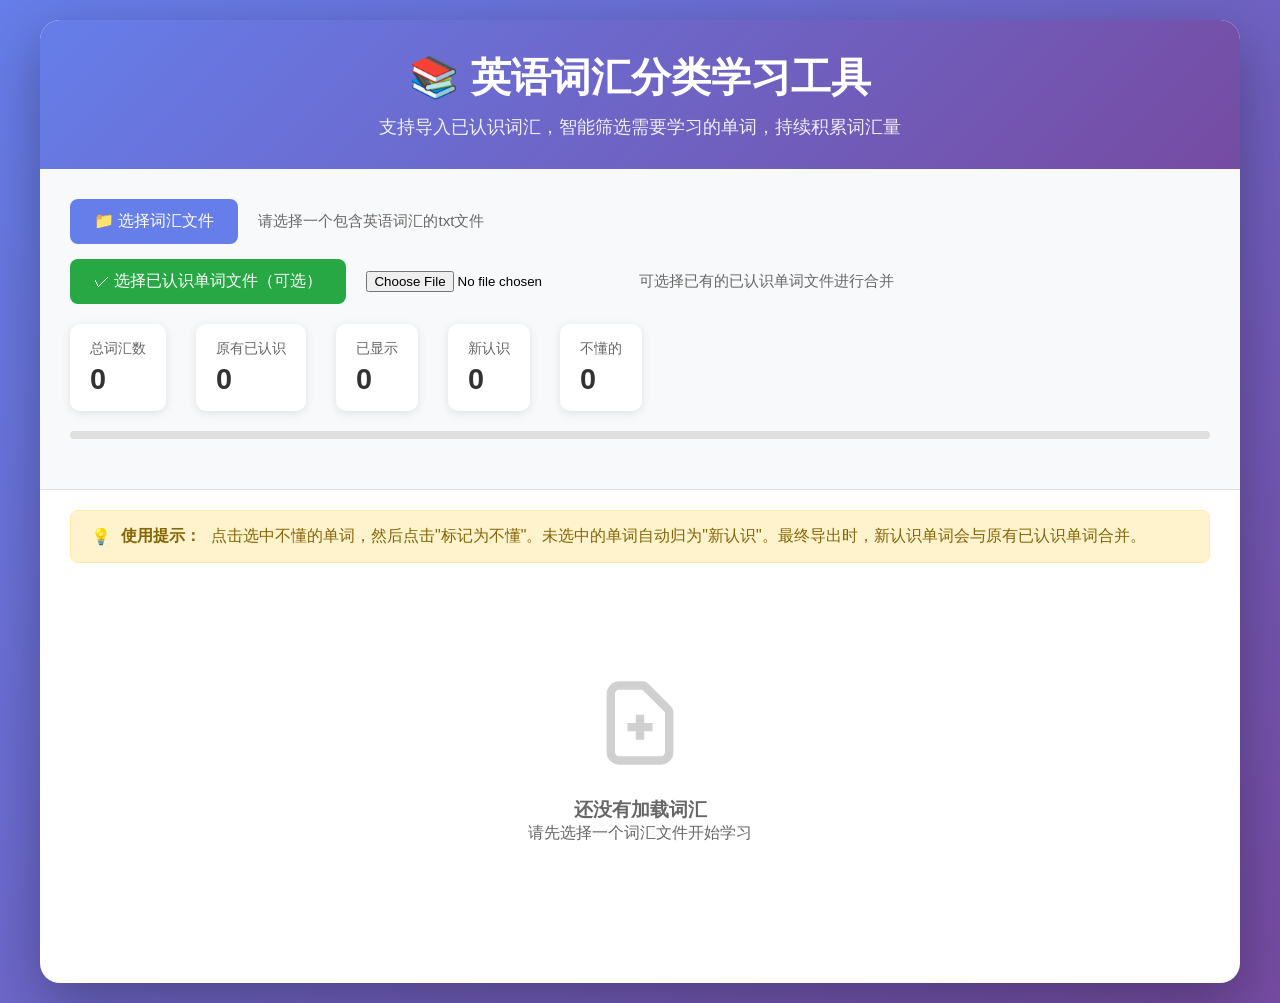
<file: index.html>
<!DOCTYPE html>
<html lang="zh-CN">
<head>
    <meta charset="UTF-8">
    <meta name="viewport" content="width=device-width, initial-scale=1.0">
    <title>英语词汇分类学习工具</title>
    <style>
        * {
            margin: 0;
            padding: 0;
            box-sizing: border-box;
        }
        
        body {
            font-family: 'Segoe UI', Tahoma, Geneva, Verdana, sans-serif;
            background: linear-gradient(135deg, #667eea 0%, #764ba2 100%);
            min-height: 100vh;
            padding: 20px;
        }
        
        .container {
            max-width: 1200px;
            margin: 0 auto;
            background: white;
            border-radius: 20px;
            box-shadow: 0 20px 60px rgba(0,0,0,0.3);
            overflow: hidden;
        }
        
        header {
            background: linear-gradient(135deg, #667eea 0%, #764ba2 100%);
            color: white;
            padding: 30px;
            text-align: center;
        }
        
        header h1 {
            font-size: 2.5em;
            margin-bottom: 10px;
        }
        
        header p {
            font-size: 1.1em;
            opacity: 0.9;
        }
        
        .upload-section {
            padding: 30px;
            background: #f8f9fa;
            border-bottom: 1px solid #e0e0e0;
        }
        
        .file-input-wrapper {
            display: flex;
            align-items: center;
            gap: 20px;
            flex-wrap: wrap;
        }
        
        .file-input-label {
            background: #667eea;
            color: white;
            padding: 12px 24px;
            border-radius: 8px;
            cursor: pointer;
            transition: all 0.3s ease;
            font-weight: 500;
        }
        
        .file-input-label:hover {
            background: #5a67d8;
            transform: translateY(-2px);
            box-shadow: 0 5px 15px rgba(102, 126, 234, 0.4);
        }
        
        #fileInput {
            display: none;
        }
        
        .file-info {
            color: #666;
            font-size: 0.95em;
        }
        
        .stats {
            display: flex;
            gap: 30px;
            margin-top: 20px;
            flex-wrap: wrap;
        }
        
        .stat-item {
            background: white;
            padding: 15px 20px;
            border-radius: 10px;
            box-shadow: 0 2px 10px rgba(0,0,0,0.1);
        }
        
        .stat-label {
            color: #666;
            font-size: 0.9em;
            margin-bottom: 5px;
        }
        
        .stat-value {
            font-size: 1.8em;
            font-weight: bold;
            color: #333;
        }
        
        .words-section {
            padding: 30px;
            min-height: 400px;
        }
        
        .words-grid {
            display: grid;
            grid-template-columns: repeat(auto-fill, minmax(200px, 1fr));
            gap: 15px;
            margin-bottom: 30px;
        }
        
        .word-card {
            background: white;
            border: 2px solid #e0e0e0;
            border-radius: 12px;
            padding: 20px;
            cursor: pointer;
            transition: all 0.3s ease;
            text-align: center;
            position: relative;
            overflow: hidden;
        }
        
        .word-card::before {
            content: '';
            position: absolute;
            top: 0;
            left: 0;
            right: 0;
            height: 4px;
            background: linear-gradient(90deg, #dc3545, #c82333);
            transform: scaleX(0);
            transition: transform 0.3s ease;
        }
        
        .word-card:hover {
            transform: translateY(-5px);
            box-shadow: 0 10px 25px rgba(0,0,0,0.15);
        }
        
        .word-card.selected {
            background: linear-gradient(135deg, #dc3545 0%, #c82333 100%);
            color: white;
            border-color: #dc3545;
        }
        
        .word-card.selected::before {
            transform: scaleX(1);
        }
        
        .word-text {
            font-size: 1.3em;
            font-weight: 600;
            margin-bottom: 8px;
        }
        
        .word-index {
            font-size: 0.85em;
            opacity: 0.7;
        }
        
        .controls {
            display: flex;
            gap: 15px;
            justify-content: center;
            flex-wrap: wrap;
            margin-top: 30px;
        }
        
        .btn {
            padding: 12px 30px;
            border: none;
            border-radius: 8px;
            font-size: 1em;
            font-weight: 500;
            cursor: pointer;
            transition: all 0.3s ease;
            display: flex;
            align-items: center;
            gap: 8px;
        }
        
        .btn-danger {
            background: linear-gradient(135deg, #dc3545 0%, #c82333 100%);
            color: white;
        }
        
        .btn-danger:hover {
            transform: translateY(-2px);
            box-shadow: 0 5px 15px rgba(220, 53, 69, 0.4);
        }
        
        .btn-success {
            background: #28a745;
            color: white;
        }
        
        .btn-success:hover {
            background: #218838;
            transform: translateY(-2px);
        }
        
        .btn-info {
            background: #17a2b8;
            color: white;
        }
        
        .btn-info:hover {
            background: #138496;
            transform: translateY(-2px);
        }
        
        .btn:disabled {
            opacity: 0.5;
            cursor: not-allowed;
            transform: none !important;
        }
        
        .progress-bar {
            width: 100%;
            height: 8px;
            background: #e0e0e0;
            border-radius: 4px;
            overflow: hidden;
            margin: 20px 0;
        }
        
        .progress-fill {
            height: 100%;
            background: linear-gradient(90deg, #667eea, #764ba2);
            transition: width 0.3s ease;
        }
        
        .message {
            padding: 15px 20px;
            border-radius: 8px;
            margin: 20px 30px;
            display: none;
            animation: slideIn 0.3s ease;
        }
        
        .message.success {
            background: #d4edda;
            color: #155724;
            border: 1px solid #c3e6cb;
        }
        
        .message.error {
            background: #f8d7da;
            color: #721c24;
            border: 1px solid #f5c6cb;
        }
        
        .message.show {
            display: block;
        }
        
        @keyframes slideIn {
            from {
                opacity: 0;
                transform: translateY(-10px);
            }
            to {
                opacity: 1;
                transform: translateY(0);
            }
        }
        
        .empty-state {
            text-align: center;
            padding: 60px 20px;
            color: #666;
        }
        
        .empty-state svg {
            width: 100px;
            height: 100px;
            margin-bottom: 20px;
            opacity: 0.3;
        }
        
        .instruction-hint {
            background: #fff3cd;
            color: #856404;
            padding: 15px 20px;
            border-radius: 8px;
            margin: 20px 30px;
            border: 1px solid #ffeaa7;
            display: flex;
            align-items: center;
            gap: 10px;
        }
        
        .instruction-hint.hide {
            display: none;
        }
        
        @media (max-width: 768px) {
            .words-grid {
                grid-template-columns: repeat(auto-fill, minmax(150px, 1fr));
            }
            
            header h1 {
                font-size: 2em;
            }
            
            .controls {
                flex-direction: column;
            }
            
            .btn {
                width: 100%;
                justify-content: center;
            }
        }
    </style>
</head>
<body>
    <div class="container">
        <header>
            <h1>📚 英语词汇分类学习工具</h1>
            <p>支持导入已认识词汇，智能筛选需要学习的单词，持续积累词汇量</p>
        </header>
        
        <div class="upload-section">
            <div class="file-input-wrapper">
                <label for="fileInput" class="file-input-label">
                    📁 选择词汇文件
                </label>
                <input type="file" id="fileInput" accept=".txt">
                <span class="file-info" id="fileInfo">请选择一个包含英语词汇的txt文件</span>
            </div>

            <div class="file-input-wrapper" style="margin-top: 15px;">
                <label for="knownWordsInput" class="file-input-label" style="background: #28a745;">
                    ✓ 选择已认识单词文件（可选）
                </label>
                <input type="file" id="knownWordsInput" accept=".txt">
                <span class="file-info" id="knownWordsInfo">可选择已有的已认识单词文件进行合并</span>
            </div>
            
            <div class="stats">
                <div class="stat-item">
                    <div class="stat-label">总词汇数</div>
                    <div class="stat-value" id="totalWords">0</div>
                </div>
                <div class="stat-item">
                    <div class="stat-label">原有已认识</div>
                    <div class="stat-value" id="existingKnownWords">0</div>
                </div>
                <div class="stat-item">
                    <div class="stat-label">已显示</div>
                    <div class="stat-value" id="displayedWords">0</div>
                </div>
                <div class="stat-item">
                    <div class="stat-label">新认识</div>
                    <div class="stat-value" id="newKnownWords">0</div>
                </div>
                <div class="stat-item">
                    <div class="stat-label">不懂的</div>
                    <div class="stat-value" id="unknownWords">0</div>
                </div>
            </div>
            
            <div class="progress-bar">
                <div class="progress-fill" id="progressFill" style="width: 0%"></div>
            </div>
        </div>
        
        <div class="instruction-hint" id="instructionHint">
            💡 <strong>使用提示：</strong>点击选中不懂的单词，然后点击"标记为不懂"。未选中的单词自动归为"新认识"。最终导出时，新认识单词会与原有已认识单词合并。
        </div>
        
        <div class="message" id="message"></div>
        
        <div class="words-section" id="wordsSection">
            <div class="empty-state" id="emptyState">
                <svg viewBox="0 0 24 24" fill="none" stroke="currentColor" stroke-width="2">
                    <path d="M9 13h6m-3-3v6m5 5H7a2 2 0 01-2-2V5a2 2 0 012-2h5.586a1 1 0 01.707.293l5.414 5.414a1 1 0 01.293.707V19a2 2 0 01-2 2z"/>
                </svg>
                <h3>还没有加载词汇</h3>
                <p>请先选择一个词汇文件开始学习</p>
            </div>
            
            <div class="words-grid" id="wordsGrid" style="display: none;"></div>
            
            <div class="controls" id="controls" style="display: none;">
                <button class="btn btn-danger" id="markUnknown">
                    ✗ 标记为不懂
                </button>
                <button class="btn btn-success" id="nextBatch">
                    → 下一组
                </button>
                <button class="btn btn-info" id="exportNow">
                    💾 立即导出文件
                </button>
            </div>
        </div>
    </div>

    <script>
        class VocabularyClassifier {
            constructor() {
                this.allWords = [];
                this.remainingWords = []; // 未显示的词汇池
                this.displayedWords = []; // 已显示过的词汇
                this.currentBatch = [];
                this.selectedWords = new Set();
                this.unknownWords = []; // 不懂的单词
                this.knownWords = []; // 新懂的单词（本次学习中认识的）
                this.existingKnownWords = []; // 原有已认识的单词
                this.batchSize = 10;

                this.initializeElements();
                this.attachEventListeners();
            }
            
            initializeElements() {
                this.fileInput = document.getElementById('fileInput');
                this.knownWordsInput = document.getElementById('knownWordsInput');
                this.fileInfo = document.getElementById('fileInfo');
                this.knownWordsInfo = document.getElementById('knownWordsInfo');
                this.totalWordsEl = document.getElementById('totalWords');
                this.displayedWordsEl = document.getElementById('displayedWords');
                this.unknownWordsEl = document.getElementById('unknownWords');
                this.existingKnownWordsEl = document.getElementById('existingKnownWords');
                this.newKnownWordsEl = document.getElementById('newKnownWords');
                this.progressFill = document.getElementById('progressFill');
                this.wordsGrid = document.getElementById('wordsGrid');
                this.emptyState = document.getElementById('emptyState');
                this.controls = document.getElementById('controls');
                this.message = document.getElementById('message');
                this.instructionHint = document.getElementById('instructionHint');

                this.markUnknownBtn = document.getElementById('markUnknown');
                this.nextBatchBtn = document.getElementById('nextBatch');
                this.exportNowBtn = document.getElementById('exportNow');
            }
            
            attachEventListeners() {
                this.fileInput.addEventListener('change', (e) => this.handleFileUpload(e));
                this.knownWordsInput.addEventListener('change', (e) => this.handleKnownWordsFile(e));
                this.markUnknownBtn.addEventListener('click', () => this.markWordsAsUnknown());
                this.nextBatchBtn.addEventListener('click', () => this.skipCurrentBatch());
                this.exportNowBtn.addEventListener('click', () => this.exportCurrentProgress());
            }
            
            // Fisher-Yates 洗牌算法
            shuffleArray(array) {
                const shuffled = [...array];
                for (let i = shuffled.length - 1; i > 0; i--) {
                    const j = Math.floor(Math.random() * (i + 1));
                    [shuffled[i], shuffled[j]] = [shuffled[j], shuffled[i]];
                }
                return shuffled;
            }
            
            async handleKnownWordsFile(event) {
                const file = event.target.files[0];
                if (!file) {
                    this.existingKnownWords = [];
                    this.knownWordsInfo.textContent = '可选择已有的已认识单词文件进行合并';
                    this.updateStats();
                    return;
                }

                if (!file.name.endsWith('.txt')) {
                    this.showMessage('请选择txt格式的已认识单词文件', 'error');
                    return;
                }

                try {
                    const text = await file.text();
                    const words = text.split('\n')
                        .map(word => word.trim())
                        .filter(word => word.length > 0);

                    this.existingKnownWords = words;
                    this.knownWordsInfo.textContent = `已加载: ${file.name} (${words.length} 个已认识词汇)`;
                    this.updateStats();
                    this.showMessage(`成功加载 ${words.length} 个已认识词汇`, 'success');
                } catch (error) {
                    this.showMessage('已认识单词文件读取失败，请重试', 'error');
                    console.error('Known words file reading error:', error);
                }
            }

            async handleFileUpload(event) {
                const file = event.target.files[0];
                if (!file) return;

                if (!file.name.endsWith('.txt')) {
                    this.showMessage('请选择txt格式的文件', 'error');
                    return;
                }

                try {
                    const text = await file.text();
                    const words = text.split('\n')
                        .map(word => word.trim())
                        .filter(word => word.length > 0);

                    if (words.length === 0) {
                        this.showMessage('文件中没有找到有效的词汇', 'error');
                        return;
                    }

                    this.allWords = words;

                    // 过滤掉原有已认识的单词，只保留需要学习的词汇
                    const wordsToLearn = words.filter(word => !this.existingKnownWords.includes(word));

                    // 初始化时打乱待学习词汇
                    this.remainingWords = this.shuffleArray(wordsToLearn);
                    this.displayedWords = [];
                    this.knownWords = []; // 本次新认识的单词
                    this.unknownWords = [];
                    this.selectedWords.clear();

                    this.fileInfo.textContent = `已加载: ${file.name} (${words.length} 个词汇，需要学习 ${wordsToLearn.length} 个)`;
                    this.updateStats();

                    if (wordsToLearn.length > 0) {
                        this.loadNextBatch();
                    } else {
                        this.showMessage('所有词汇都已标记为认识，无需学习', 'success');
                    }

                    // 显示使用提示
                    this.instructionHint.classList.remove('hide');
                } catch (error) {
                    this.showMessage('文件读取失败，请重试', 'error');
                    console.error('File reading error:', error);
                }
            }
            
            loadNextBatch() {
                if (this.remainingWords.length === 0) {
                    this.finishClassification();
                    return;
                }
                
                // 从剩余词汇中随机抽取一批
                const batchSize = Math.min(this.batchSize, this.remainingWords.length);
                this.currentBatch = this.remainingWords.splice(0, batchSize);
                
                // 将当前批次添加到已显示列表
                this.displayedWords.push(...this.currentBatch);
                
                this.displayWords();
                this.updateStats();
                
                this.emptyState.style.display = 'none';
                this.wordsGrid.style.display = 'grid';
                this.controls.style.display = 'flex';
                
                // 隐藏使用提示
                this.instructionHint.classList.add('hide');
            }
            
            displayWords() {
                this.wordsGrid.innerHTML = '';
                
                this.currentBatch.forEach((word, index) => {
                    const wordCard = document.createElement('div');
                    wordCard.className = 'word-card';
                    wordCard.dataset.word = word;
                    
                    // 显示在原始列表中的位置
                    const originalIndex = this.allWords.indexOf(word) + 1;
                    
                    wordCard.innerHTML = `
                        <div class="word-index">#${originalIndex}</div>
                        <div class="word-text">${word}</div>
                    `;
                    
                    wordCard.addEventListener('click', () => this.toggleWordSelection(word, wordCard));
                    this.wordsGrid.appendChild(wordCard);
                });
            }
            
            toggleWordSelection(word, element) {
                if (this.selectedWords.has(word)) {
                    this.selectedWords.delete(word);
                    element.classList.remove('selected');
                } else {
                    this.selectedWords.add(word);
                    element.classList.add('selected');
                }
            }
            
            markWordsAsUnknown() {
                // 保存当前选中的单词数量
                const selectedCount = this.selectedWords.size;
                
                if (selectedCount === 0) {
                    this.showMessage('请先选择不懂的词汇', 'error');
                    return;
                }
                
                // 将选中的单词标记为不懂
                this.selectedWords.forEach(word => {
                    this.unknownWords.push(word);
                });
                
                // 未选中的单词自动归为懂
                this.currentBatch.forEach(word => {
                    if (!this.selectedWords.has(word)) {
                        this.knownWords.push(word);
                    }
                });
                
                // 清空选中状态，准备加载下一批
                this.selectedWords.clear();
                
                // 加载下一批
                this.loadNextBatch();
                
                this.showMessage(`已标记 ${selectedCount} 个不懂的词汇，其余自动归为懂`, 'success');
            }
            
            skipCurrentBatch() {
                // 如果当前批次有选中的单词，先处理它们
                if (this.selectedWords.size > 0) {
                    this.markWordsAsUnknown();
                } else {
                    // 如果没有选中任何单词，将当前批次全部归为懂
                    this.currentBatch.forEach(word => {
                        this.knownWords.push(word);
                    });
                    
                    // 清空选中状态，准备加载下一批
                    this.selectedWords.clear();
                    
                    // 加载下一批
                    this.loadNextBatch();
                    
                    this.showMessage(`已将 ${this.currentBatch.length} 个词汇自动归为懂`, 'success');
                }
            }
            
            updateStats() {
                const total = this.allWords.length;
                const existingKnown = this.existingKnownWords.length;
                const displayed = this.displayedWords.length;
                const newKnown = this.knownWords.length;
                const unknown = this.unknownWords.length;

                this.totalWordsEl.textContent = total;
                this.existingKnownWordsEl.textContent = existingKnown;
                this.displayedWordsEl.textContent = displayed;
                this.newKnownWordsEl.textContent = newKnown;
                this.unknownWordsEl.textContent = unknown;

                // 计算学习进度（基于待学习的词汇）
                const wordsToLearn = total - existingKnown;
                const progress = wordsToLearn > 0 ? (displayed / wordsToLearn) * 100 : 100;
                this.progressFill.style.width = `${progress}%`;
            }
            
            exportCurrentProgress() {
                // 计算真正剩余的词汇（未显示的）
                const finalRemainingWords = this.allWords.filter(word =>
                    !this.displayedWords.includes(word) && !this.existingKnownWords.includes(word)
                );

                const allKnownCount = this.downloadFiles(finalRemainingWords);

                this.showMessage(`已导出：总认识(${allKnownCount}) 原有(${this.existingKnownWords.length}) 新认识(${this.knownWords.length}) 不懂(${this.unknownWords.length}) 剩余(${finalRemainingWords.length})`, 'success');
            }
            
            finishClassification() {
                this.wordsGrid.style.display = 'none';
                this.controls.style.display = 'none';

                // 处理最后一批未标记的单词
                if (this.currentBatch.length > 0) {
                    // 如果最后一批有选中的单词，先处理它们
                    if (this.selectedWords.size > 0) {
                        this.selectedWords.forEach(word => {
                            this.unknownWords.push(word);
                        });

                        this.currentBatch.forEach(word => {
                            if (!this.selectedWords.has(word)) {
                                this.knownWords.push(word);
                            }
                        });
                    } else {
                        // 如果没有选中任何单词，将当前批次全部归为懂
                        this.currentBatch.forEach(word => {
                            this.knownWords.push(word);
                        });
                    }
                }

                const finalRemainingWords = [];
                const allKnownCount = this.downloadFiles(finalRemainingWords);

                this.emptyState.style.display = 'block';
                this.emptyState.innerHTML = `
                    <svg viewBox="0 0 24 24" fill="none" stroke="currentColor" stroke-width="2">
                        <path d="M9 12l2 2 4-4m6 2a9 9 0 11-18 0 9 9 0 0118 0z"/>
                    </svg>
                    <h3>🎉 分类完成！</h3>
                    <p>已显示 ${this.displayedWords.length} 个词汇</p>
                    <p>原有已认识: ${this.existingKnownWords.length} | 新认识: ${this.knownWords.length} | 不懂: ${this.unknownWords.length}</p>
                    <p>总计已认识: ${allKnownCount} 个词汇</p>
                    <p>文件已自动下载到你的下载文件夹</p>
                    <button class="btn btn-info" onclick="location.reload()" style="margin-top: 20px;">
                        🔄 重新开始
                    </button>
                `;
            }
            
            downloadFiles(remainingWords) {
                // 合并原有已认识单词和新认识的单词，并去重
                const allKnownWords = [...new Set([...this.existingKnownWords, ...this.knownWords])];

                // 下载所有认识的词汇（包含原有的和本次新认识的）
                if (allKnownWords.length > 0) {
                    this.downloadTextFile(allKnownWords.join('\n'), 'known_words.txt');
                }

                // 下载不懂的词汇
                if (this.unknownWords.length > 0) {
                    this.downloadTextFile(this.unknownWords.join('\n'), 'unknown_words.txt');
                }

                // 下载删去所有显示单词后的词汇
                if (remainingWords.length > 0) {
                    this.downloadTextFile(remainingWords.join('\n'), 'remaining_words.txt');
                } else {
                    this.downloadTextFile('', 'remaining_words.txt');
                }

                // 返回合并后的已认识词汇数量用于提示
                return allKnownWords.length;
            }
            
            downloadTextFile(content, filename) {
                const blob = new Blob([content], { type: 'text/plain;charset=utf-8' });
                const url = URL.createObjectURL(blob);
                const link = document.createElement('a');
                link.href = url;
                link.download = filename;
                document.body.appendChild(link);
                link.click();
                document.body.removeChild(link);
                URL.revokeObjectURL(url);
            }
            
            showMessage(text, type) {
                this.message.textContent = text;
                this.message.className = `message ${type} show`;
                
                setTimeout(() => {
                    this.message.classList.remove('show');
                }, 3000);
            }
        }
        
        // 初始化应用
        document.addEventListener('DOMContentLoaded', () => {
            new VocabularyClassifier();
        });
    </script>
</body>
</html>
</file>
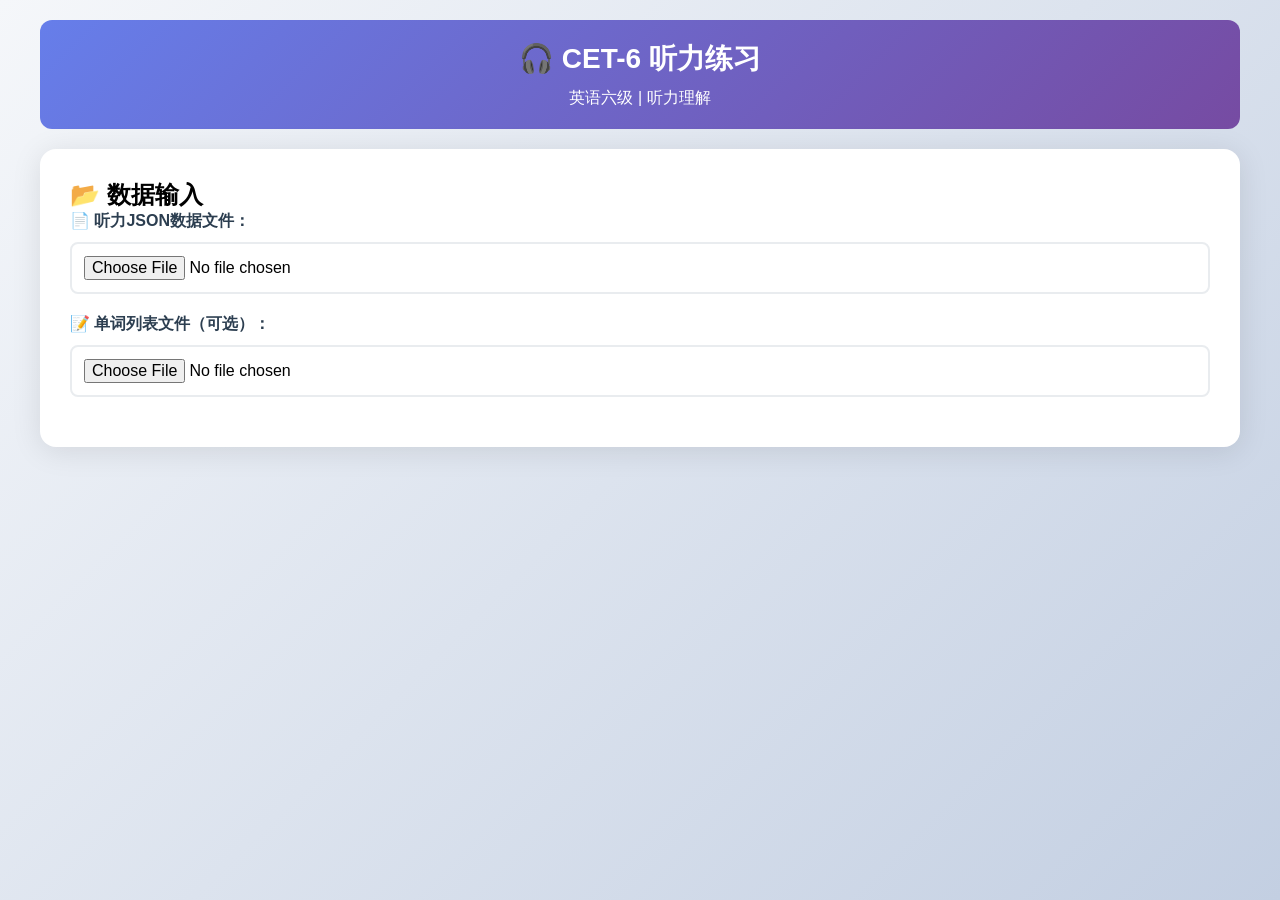
<file: CET-6 听力练习应用.html>
<!DOCTYPE html>
<html lang="zh-CN">
<head>
    <meta charset="UTF-8">
    <meta name="viewport" content="width=device-width, initial-scale=1.0">
    <title>CET-6 听力练习应用</title>
    <style>
        * {
            margin: 0;
            padding: 0;
            box-sizing: border-box;
        }

        body {
            font-family: -apple-system, BlinkMacSystemFont, 'Segoe UI', 'Roboto', 'Oxygen',
                'Ubuntu', 'Cantarell', 'Fira Sans', 'Droid Sans', 'Helvetica Neue',
                sans-serif;
            background: linear-gradient(135deg, #f5f7fa 0%, #c3cfe2 100%);
            min-height: 100vh;
            padding: 20px;
        }

        .container {
            max-width: 1200px;
            margin: 0 auto;
        }

        .header {
            background: linear-gradient(135deg, #667eea 0%, #764ba2 100%);
            color: white;
            padding: 20px;
            border-radius: 12px;
            margin-bottom: 20px;
            text-align: center;
        }

        .header h1 {
            font-size: 28px;
            margin-bottom: 10px;
        }

        .file-input-section {
            background: white;
            border-radius: 16px;
            padding: 30px;
            box-shadow: 0 4px 30px rgba(0, 0, 0, 0.1);
            margin-bottom: 20px;
        }

        .file-input-group {
            margin-bottom: 20px;
        }

        .file-input-group label {
            display: block;
            font-weight: 600;
            color: #2c3e50;
            margin-bottom: 10px;
        }

        .file-input {
            width: 100%;
            padding: 12px;
            border: 2px solid #e9ecef;
            border-radius: 8px;
            font-size: 16px;
            background: white;
        }

        .file-input:focus {
            border-color: #2196f3;
            outline: none;
        }

        .main-content {
            background: white;
            border-radius: 16px;
            padding: 30px;
            box-shadow: 0 4px 30px rgba(0, 0, 0, 0.1);
            margin-bottom: 20px;
            display: none;
        }

        .exercise-title {
            font-size: 24px;
            font-weight: 700;
            color: #2c3e50;
            margin-bottom: 15px;
        }

        .context-box {
            background: linear-gradient(135deg, #e3f2fd 0%, #bbdefb 100%);
            border-left: 4px solid #2196f3;
            padding: 15px 20px;
            border-radius: 8px;
            margin-bottom: 20px;
        }

        .context-box h3 {
            color: #1976d2;
            margin-bottom: 8px;
        }

        .audio-controls {
            background: #f8f9fa;
            padding: 20px;
            border-radius: 12px;
            margin-bottom: 20px;
            border: 1px solid #e9ecef;
        }

        .audio-main-controls {
            display: flex;
            align-items: center;
            gap: 15px;
            margin-bottom: 15px;
            flex-wrap: wrap;
        }

        .play-button, .stop-button {
            background: linear-gradient(135deg, #4caf50 0%, #66bb6a 100%);
            color: white;
            border: none;
            padding: 12px 24px;
            border-radius: 8px;
            cursor: pointer;
            font-size: 16px;
            font-weight: 600;
            transition: all 0.3s ease;
        }

        .play-button:hover, .stop-button:hover {
            transform: translateY(-2px);
            box-shadow: 0 4px 15px rgba(76, 175, 80, 0.3);
        }

        .stop-button {
            background: linear-gradient(135deg, #f44336 0%, #ef5350 100%);
        }

        .stop-button:hover {
            box-shadow: 0 4px 15px rgba(244, 67, 54, 0.3);
        }

        .speed-control, .voice-control {
            display: flex;
            align-items: center;
            gap: 8px;
        }

        .speed-select, .voice-select {
            padding: 8px 12px;
            border: 2px solid #e9ecef;
            border-radius: 6px;
            background: white;
            cursor: pointer;
        }

        .voice-controls-container {
            display: grid;
            grid-template-columns: 1fr 1fr;
            gap: 20px;
            margin-bottom: 15px;
        }

        .voice-control-group {
            background: #fff;
            border: 2px solid #e9ecef;
            border-radius: 8px;
            padding: 15px;
        }

        .voice-control-group.female {
            border-color: #e91e63;
            background: linear-gradient(135deg, #fce4ec15 0%, #f8bbd915 100%);
        }

        .voice-control-group.male {
            border-color: #2196f3;
            background: linear-gradient(135deg, #e3f2fd15 0%, #bbdefb15 100%);
        }

        .voice-control-label {
            font-weight: 600;
            color: #2c3e50;
            margin-bottom: 8px;
            display: flex;
            align-items: center;
            gap: 8px;
        }

        .voice-control-label.female {
            color: #c2185b;
        }

        .voice-control-label.male {
            color: #1976d2;
        }

        .voice-select-full {
            width: 100%;
            margin-top: 5px;
        }

        .progress-container {
            margin-top: 15px;
        }

        .progress-info {
            display: flex;
            justify-content: space-between;
            margin-bottom: 8px;
            font-size: 14px;
            color: #666;
        }

        .progress-bar {
            width: 100%;
            height: 8px;
            background: #e9ecef;
            border-radius: 4px;
            overflow: hidden;
            position: relative;
        }

        .progress-fill {
            height: 100%;
            background: linear-gradient(135deg, #2196f3 0%, #42a5f5 100%);
            width: 0%;
            transition: width 0.1s linear;
            border-radius: 4px;
        }

        .progress-indicator {
            position: absolute;
            top: 0;
            left: 0;
            height: 100%;
            background: rgba(33, 150, 243, 0.3);
            animation: pulse 2s infinite;
        }

        @keyframes pulse {
            0% { opacity: 0.3; }
            50% { opacity: 0.6; }
            100% { opacity: 0.3; }
        }

        .voice-debug {
            background: #fff3cd;
            border: 1px solid #ffeaa7;
            border-radius: 6px;
            padding: 10px;
            margin-top: 10px;
            font-size: 12px;
            color: #856404;
        }

        .voice-test-buttons {
            display: flex;
            gap: 10px;
            margin-top: 10px;
        }

        .test-voice-button {
            padding: 8px 16px;
            border: none;
            border-radius: 6px;
            cursor: pointer;
            font-size: 14px;
            font-weight: 600;
            transition: all 0.3s ease;
        }

        .test-female {
            background: linear-gradient(135deg, #e91e63 0%, #f06292 100%);
            color: white;
        }

        .test-male {
            background: linear-gradient(135deg, #2196f3 0%, #42a5f5 100%);
            color: white;
        }

        .test-voice-button:hover {
            transform: translateY(-2px);
            box-shadow: 0 4px 15px rgba(0, 0, 0, 0.2);
        }

        .dialogue-toggle {
            background: linear-gradient(135deg, #2196f3 0%, #42a5f5 100%);
            color: white;
            border: none;
            padding: 10px 20px;
            border-radius: 8px;
            cursor: pointer;
            font-size: 14px;
            font-weight: 600;
            margin-bottom: 15px;
            transition: all 0.3s ease;
        }

        .dialogue-toggle:hover {
            transform: translateY(-2px);
            box-shadow: 0 4px 15px rgba(33, 150, 243, 0.3);
        }

        .questions-toggle {
            background: linear-gradient(135deg, #ff9800 0%, #ffa726 100%);
            color: white;
            border: none;
            padding: 10px 20px;
            border-radius: 8px;
            cursor: pointer;
            font-size: 14px;
            font-weight: 600;
            margin-bottom: 15px;
            transition: all 0.3s ease;
        }

        .questions-toggle:hover {
            transform: translateY(-2px);
            box-shadow: 0 4px 15px rgba(255, 152, 0, 0.3);
        }

        .content-grid {
            display: grid;
            grid-template-columns: 1fr 1fr;
            gap: 30px;
            margin-bottom: 20px;
        }

        .dialogue-section, .questions-section {
            background: #fafafa;
            border-radius: 12px;
            padding: 20px;
            border: 1px solid #e9ecef;
        }

        .section-title {
            font-size: 18px;
            font-weight: 600;
            color: #2c3e50;
            margin-bottom: 20px;
        }

        .dialogue-content {
            max-height: 500px;
            overflow-y: auto;
            padding-right: 10px;
        }

        .dialogue-content::-webkit-scrollbar {
            width: 6px;
        }

        .dialogue-content::-webkit-scrollbar-track {
            background: #f1f1f1;
            border-radius: 3px;
        }

        .dialogue-content::-webkit-scrollbar-thumb {
            background: #c1c1c1;
            border-radius: 3px;
        }

        .dialogue-item {
            margin-bottom: 20px;
            padding: 15px;
            border-radius: 12px;
            transition: all 0.3s ease;
        }

        .dialogue-item.woman {
            background: linear-gradient(135deg, #fce4ec 0%, #f8bbd9 100%);
            border-left: 4px solid #e91e63;
        }

        .dialogue-item.man {
            background: linear-gradient(135deg, #e3f2fd 0%, #bbdefb 100%);
            border-left: 4px solid #2196f3;
        }

        .dialogue-item:hover {
            transform: translateX(5px);
            box-shadow: 0 2px 10px rgba(0, 0, 0, 0.1);
        }

        .speaker-info {
            display: flex;
            align-items: center;
            gap: 10px;
            margin-bottom: 10px;
            font-weight: 600;
        }

        .speaker-avatar {
            font-size: 24px;
        }

        .play-line-button {
            margin-left: auto;
            background: none;
            border: none;
            cursor: pointer;
            font-size: 16px;
            padding: 5px;
            border-radius: 4px;
            transition: all 0.2s ease;
        }

        .play-line-button:hover {
            background: rgba(0, 0, 0, 0.1);
        }

        .dialogue-text {
            line-height: 1.8;
            font-size: 15px;
            color: #424242;
        }

        .word-highlight {
            background: rgba(255, 193, 7, 0.5);
            padding: 2px 4px;
            border-radius: 3px;
            font-weight: 600;
        }

        .questions-content {
            max-height: 500px;
            overflow-y: auto;
            padding-right: 10px;
        }

        .questions-content::-webkit-scrollbar {
            width: 6px;
        }

        .questions-content::-webkit-scrollbar-track {
            background: #f1f1f1;
            border-radius: 3px;
        }

        .questions-content::-webkit-scrollbar-thumb {
            background: #c1c1c1;
            border-radius: 3px;
        }

        .question-item {
            margin-bottom: 30px;
        }

        .question-number {
            background: linear-gradient(135deg, #ff9800 0%, #ffa726 100%);
            color: white;
            padding: 8px 16px;
            border-radius: 20px;
            font-weight: 600;
            font-size: 14px;
            margin-bottom: 10px;
            display: inline-block;
        }

        .question-text {
            font-size: 16px;
            line-height: 1.6;
            color: #2c3e50;
            font-weight: 600;
            margin-bottom: 15px;
            padding: 15px;
            background: #f8f9fa;
            border-radius: 8px;
            border-left: 4px solid #6c757d;
        }

        .option-item {
            display: flex;
            align-items: center;
            padding: 15px;
            margin-bottom: 12px;
            border: 2px solid #e9ecef;
            border-radius: 12px;
            cursor: pointer;
            transition: all 0.2s ease;
            background: white;
        }

        .option-item:hover {
            border-color: #2196f3;
            background: #f3f8ff;
            transform: translateY(-2px);
            box-shadow: 0 4px 12px rgba(33, 150, 243, 0.15);
        }

        .option-item.selected {
            border-color: #2196f3;
            background: #e3f2fd;
            box-shadow: 0 4px 12px rgba(33, 150, 243, 0.2);
        }

        .option-item.correct {
            border-color: #4caf50;
            background: #e8f5e8;
            box-shadow: 0 4px 12px rgba(76, 175, 80, 0.2);
        }

        .option-item.wrong {
            border-color: #f44336;
            background: #ffebee;
            box-shadow: 0 4px 12px rgba(244, 67, 54, 0.2);
        }

        .option-letter {
            width: 32px;
            height: 32px;
            background: #6c757d;
            color: white;
            border-radius: 50%;
            display: flex;
            align-items: center;
            justify-content: center;
            font-weight: 600;
            font-size: 14px;
            margin-right: 15px;
            flex-shrink: 0;
        }

        .option-item.correct .option-letter {
            background: #4caf50;
        }

        .option-item.wrong .option-letter {
            background: #f44336;
        }

        .option-text {
            flex: 1;
            font-size: 15px;
            line-height: 1.5;
            color: #424242;
        }

        .submit-section {
            border-top: 2px solid #e9ecef;
            padding-top: 20px;
            text-align: center;
        }

        .progress-text {
            margin-bottom: 15px;
            color: #666;
            font-weight: 500;
        }

        .submit-button {
            background: linear-gradient(135deg, #2196f3 0%, #42a5f5 100%);
            color: white;
            border: none;
            padding: 12px 30px;
            border-radius: 8px;
            cursor: pointer;
            font-size: 16px;
            font-weight: 600;
        }

        .submit-button:hover:not(:disabled) {
            transform: translateY(-2px);
            box-shadow: 0 4px 15px rgba(33, 150, 243, 0.3);
        }

        .submit-button:disabled {
            background: #ccc;
            cursor: not-allowed;
        }

        .results-section {
            border-top: 2px solid #e9ecef;
            padding-top: 20px;
            text-align: center;
            display: none;
        }

        .score-display {
            margin-bottom: 20px;
        }

        .score-text {
            font-size: 18px;
            font-weight: 600;
            color: #2c3e50;
        }

        .score-grade {
            margin-left: 15px;
            padding: 6px 12px;
            border-radius: 20px;
            font-weight: 600;
            font-size: 14px;
        }

        .score-grade.pass {
            background: #e8f5e8;
            color: #2e7d32;
        }

        .score-grade.fail {
            background: #ffebee;
            color: #c62828;
        }

        .reset-button {
            background: linear-gradient(135deg, #ff9800 0%, #ffa726 100%);
            color: white;
            border: none;
            padding: 12px 24px;
            border-radius: 8px;
            cursor: pointer;
            font-size: 16px;
            font-weight: 600;
        }

        .reset-button:hover {
            transform: translateY(-2px);
            box-shadow: 0 4px 15px rgba(255, 152, 0, 0.3);
        }

        .answer-explanation {
            background: linear-gradient(135deg, #fff3e0 0%, #ffe0b2 100%);
            border-left: 4px solid #ff9800;
            padding: 15px;
            border-radius: 8px;
            margin-top: 15px;
        }

        .explanation-header {
            display: flex;
            justify-content: space-between;
            align-items: center;
            margin-bottom: 10px;
        }

        .explanation-header h4 {
            margin: 0;
            color: #e65100;
            font-size: 16px;
        }

        .correct-answer {
            background: #ff9800;
            color: white;
            padding: 6px 12px;
            border-radius: 20px;
            font-weight: 600;
            font-size: 12px;
        }

        .explanation-text {
            color: #5d4037;
            line-height: 1.6;
            font-size: 14px;
            font-style: italic;
        }

        /* 响应式设计 */
        @media (max-width: 768px) {
            body {
                padding: 10px;
            }

            .content-grid {
                grid-template-columns: 1fr;
                gap: 20px;
            }

            .voice-controls-container {
                grid-template-columns: 1fr;
                gap: 10px;
            }

            .header h1 {
                font-size: 24px;
            }

            .main-content {
                padding: 20px;
            }

            .file-input-section {
                padding: 20px;
            }

            .audio-main-controls {
                flex-direction: column;
                align-items: stretch;
            }

            .play-button, .stop-button {
                width: 100%;
                justify-content: center;
            }

            .speed-control {
                justify-content: center;
                margin-top: 10px;
            }
        }
    </style>
</head>
<body>
    <div class="container">
        <header class="header">
            <h1>🎧 CET-6 听力练习</h1>
            <div class="header-info">
                <span>英语六级</span> | <span>听力理解</span>
            </div>
        </header>

        <!-- 文件输入区域 -->
        <div class="file-input-section">
            <h2>📂 数据输入</h2>
            <div class="file-input-group">
                <label for="jsonFileInput">📄 听力JSON数据文件：</label>
                <input type="file" id="jsonFileInput" class="file-input" accept=".json,.txt" />
            </div>
            <div class="file-input-group">
                <label for="wordsFileInput">📝 单词列表文件（可选）：</label>
                <input type="file" id="wordsFileInput" class="file-input" accept=".txt" />
            </div>
            <div id="loadingIndicator" style="display: none; color: #2196f3; margin-top: 10px;">
                正在加载数据...
            </div>
        </div>

        <!-- 主要内容区域（初始隐藏） -->
        <div class="main-content" id="mainContent">
            <div class="exercise-title" id="exerciseTitle"></div>

            <div class="context-box" id="contextBox">
                <h3>背景信息</h3>
                <p id="contextText"></p>
            </div>

            <div class="audio-controls">
                <div class="audio-main-controls">
                    <button class="play-button" id="playButton" onclick="playDialogue()" style="display: inline-block;">▶️ 播放对话</button>
                    <button class="stop-button" id="stopButton" onclick="stopDialogue()" style="display: none;">⏹️ 停止播放</button>

                    <div class="speed-control">
                        <label>播放速度:</label>
                        <select class="speed-select" id="speedSelect">
                            <option value="0.5">0.5x</option>
                            <option value="0.75">0.75x</option>
                            <option value="1" selected>1x</option>
                            <option value="1.25">1.25x</option>
                            <option value="1.5">1.5x</option>
                        </select>
                    </div>
                </div>

                <div class="voice-controls-container">
                    <div class="voice-control-group female">
                        <div class="voice-control-label female">
                            <span>👩</span>
                            <span>女声选择</span>
                        </div>
                        <select class="voice-select voice-select-full" id="femaleVoiceSelect"></select>
                        <div class="voice-test-buttons">
                            <button class="test-voice-button test-female" onclick="testFemaleVoice()">测试女声</button>
                        </div>
                    </div>

                    <div class="voice-control-group male">
                        <div class="voice-control-label male">
                            <span>👨</span>
                            <span>男声选择</span>
                        </div>
                        <select class="voice-select voice-select-full" id="maleVoiceSelect"></select>
                        <div class="voice-test-buttons">
                            <button class="test-voice-button test-male" onclick="testMaleVoice()">测试男声</button>
                        </div>
                    </div>
                </div>

                <div class="progress-container">
                    <div class="progress-info">
                        <span id="currentTime">0:00</span>
                        <span id="totalTime">0:00</span>
                    </div>
                    <div class="progress-bar">
                        <div class="progress-fill" id="progressFill" style="width: 0%;"></div>
                        <div class="progress-indicator" id="progressIndicator" style="width: 0%;"></div>
                    </div>
                </div>

                <div class="voice-debug" id="voiceDebug" style="display: none;">
                    <strong>语音调试信息:</strong>
                    <div id="debugInfo"></div>
                </div>
            </div>

            <div class="content-grid">
                <div class="dialogue-section">
                    <button class="dialogue-toggle" onclick="toggleDialogue()">
                        <span id="dialogueToggleText">👁️ 显示对话内容</span>
                    </button>

                    <h3 class="section-title">对话内容 💬</h3>

                    <div class="dialogue-content" id="dialogueContent" style="display: none;">
                        <!-- 动态加载的对话内容将显示在这里 -->
                    </div>
                </div>

                <div class="questions-section">
                    <button class="questions-toggle" onclick="toggleQuestionTitles()">
                        <span id="questionTitlesToggleText">👁️ 显示题目</span>
                    </button>

                    <h3 class="section-title">题目 📝</h3>

                    <div class="questions-content" id="questionsContent">
                        <!-- 动态加载的题目内容将显示在这里 -->
                    </div>
                </div>
            </div>

            <div class="submit-section" id="submitSection">
                <div class="progress-text">已完成 <span id="answeredCount">0</span> / <span id="totalQuestions">0</span> 题</div>
                <button class="submit-button" id="submitButton" onclick="submitAnswers()" disabled>提交答案</button>
            </div>

            <div class="results-section" id="resultsSection">
                <div class="score-display">
                    <span class="score-text">得分: <span id="correctCount">0</span> / <span id="totalQuestionsResult">0</span> (<span id="percentage">0</span>%)</span>
                    <span class="score-grade" id="scoreGrade">❌ 未通过</span>
                </div>
                <button class="reset-button" onclick="resetQuiz()">重新练习</button>
            </div>
        </div>
    </div>

    <script>
        let selectedAnswers = {};
        let correctAnswers = {};
        let currentUtterance = null;
        let dialogueVisible = false;
        let questionTitlesVisible = false;
        let voices = [];
        let femaleVoices = [];
        let maleVoices = [];
        let progressInterval = null;
        let startTime = null;
        let estimatedDuration = 60000;
        let isPlaying = false;
        let currentDialogueIndex = 0;
        let currentData = null;
        let unknownWords = [];

        // 文件输入处理
        document.getElementById('jsonFileInput').addEventListener('change', handleJsonFile);
        document.getElementById('wordsFileInput').addEventListener('change', handleWordsFile);

        function handleJsonFile(event) {
            const file = event.target.files[0];
            if (!file) return;

            const loadingIndicator = document.getElementById('loadingIndicator');
            loadingIndicator.style.display = 'block';

            const reader = new FileReader();
            reader.onload = function(e) {
                try {
                    const data = JSON.parse(e.target.result);
                    loadExerciseData(data);
                    loadingIndicator.style.display = 'none';
                } catch (error) {
                    alert('JSON文件格式错误: ' + error.message);
                    loadingIndicator.style.display = 'none';
                }
            };
            reader.readAsText(file);
        }

        function handleWordsFile(event) {
            const file = event.target.files[0];
            if (!file) return;

            const reader = new FileReader();
            reader.onload = function(e) {
                const words = e.target.result.split('\n')
                    .map(word => word.trim().toLowerCase())
                    .filter(word => word.length > 0);
                unknownWords = words;
                if (currentData) {
                    loadExerciseData(currentData); // 重新加载以应用高亮
                }
            };
            reader.readAsText(file);
        }

        function loadExerciseData(data) {
            currentData = data;

            // 显示主要内容
            document.getElementById('mainContent').style.display = 'block';

            // 设置标题和背景信息
            document.getElementById('exerciseTitle').textContent = data.title || 'CET-6 听力练习';
            document.getElementById('contextText').textContent = data.context || '';

            // 加载对话内容
            loadDialogue(data.dialogue);

            // 加载题目
            loadQuestions(data.questions);

            // 重置答题状态
            resetQuiz();
        }

        function loadDialogue(dialogue) {
            const dialogueContent = document.getElementById('dialogueContent');
            dialogueContent.innerHTML = '';

            dialogue.forEach((item, index) => {
                const dialogueItem = document.createElement('div');
                dialogueItem.className = `dialogue-item ${item.speaker === 'W' ? 'woman' : 'man'}`;

                const speakerInfo = document.createElement('div');
                speakerInfo.className = 'speaker-info';
                speakerInfo.innerHTML = `
                    <span class="speaker-avatar">${item.speaker === 'W' ? '👩' : '👨'}</span>
                    <span>${item.speaker === 'W' ? '女士' : '男士'}</span>
                    <button class="play-line-button" onclick="playLine('${item.content.replace(/'/g, "\\'")}', '${item.speaker === 'W' ? 'woman' : 'man'}')">🔊</button>
                `;

                const dialogueText = document.createElement('div');
                dialogueText.className = 'dialogue-text';
                dialogueText.innerHTML = highlightWords(item.content);

                dialogueItem.appendChild(speakerInfo);
                dialogueItem.appendChild(dialogueText);
                dialogueContent.appendChild(dialogueItem);
            });
        }

        function loadQuestions(questions) {
            const questionsContent = document.getElementById('questionsContent');
            questionsContent.innerHTML = '';

            document.getElementById('totalQuestions').textContent = questions.length;
            document.getElementById('totalQuestionsResult').textContent = questions.length;

            questions.forEach((question, index) => {
                correctAnswers[index + 1] = question.answer;

                const questionItem = document.createElement('div');
                questionItem.className = 'question-item';

                const questionNumber = document.createElement('div');
                questionNumber.className = 'question-number';
                questionNumber.textContent = `Q${index + 1}`;

                const questionText = document.createElement('div');
                questionText.className = 'question-text';
                questionText.innerHTML = `
                    <div style="display: flex; align-items: center; justify-content: space-between;">
                        <span style="flex: 1;">${highlightWords(question.question)}</span>
                        <button class="play-line-button" onclick="playQuestion(${index})" title="播放题目" style="margin-left: 10px;">🔊</button>
                    </div>
                `;

                questionItem.appendChild(questionNumber);
                questionItem.appendChild(questionText);

                // 添加选项
                Object.entries(question.options).forEach(([key, option]) => {
                    const optionItem = document.createElement('div');
                    optionItem.className = 'option-item';
                    optionItem.onclick = () => selectOption(optionItem, index + 1, key);

                    const optionLetter = document.createElement('div');
                    optionLetter.className = 'option-letter';
                    optionLetter.textContent = key;

                    const optionText = document.createElement('div');
                    optionText.className = 'option-text';
                    optionText.innerHTML = highlightWords(option);

                    optionItem.appendChild(optionLetter);
                    optionItem.appendChild(optionText);
                    questionItem.appendChild(optionItem);
                });

                // 添加答案解释
                const explanation = document.createElement('div');
                explanation.className = 'answer-explanation';
                explanation.id = `explanation${index + 1}`;
                explanation.style.display = 'none';
                explanation.innerHTML = `
                    <div class="explanation-header">
                        <h4>答案解析</h4>
                        <div class="correct-answer">正确答案: ${question.answer}</div>
                    </div>
                    <div class="explanation-text">${question.explanation}</div>
                `;

                questionItem.appendChild(explanation);
                questionsContent.appendChild(questionItem);
            });
        }

        function highlightWords(text) {
            if (unknownWords.length === 0) return text;

            let highlightedText = text;
            unknownWords.forEach(word => {
                const regex = new RegExp(`\\b${word}\\b`, 'gi');
                highlightedText = highlightedText.replace(regex, `<span class="word-highlight">$\u0026</span>`);
            });

            return highlightedText;
        }

        // 语音相关函数
        function forceInitializeVoices() {
            speechSynthesis.cancel();
            voices = speechSynthesis.getVoices();

            femaleVoices = [];
            maleVoices = [];

            voices.forEach((voice, index) => {
                const name = voice.name.toLowerCase();

                // 简化的性别判断
                if (name.includes('female') || name.includes('woman') ||
                    name.includes('girl') || name.includes('微软晓') ||
                    name.includes('微软小') || name.includes('natasha') ||
                    name.includes('jenny') || name.includes('ava') ||
                    name.includes('emma') || name.includes('mia')) {
                    femaleVoices.push({voice: voice, index: index});
                } else {
                    maleVoices.push({voice: voice, index: index});
                }
            });

            populateVoiceSelects();
        }

        function populateVoiceSelects() {
            const femaleSelect = document.getElementById('femaleVoiceSelect');
            const maleSelect = document.getElementById('maleVoiceSelect');

            femaleSelect.innerHTML = '<option value="auto">自动选择</option>';
            maleSelect.innerHTML = '<option value="auto">自动选择</option>';

            if (femaleVoices.length > 0) {
                const femaleGroup = document.createElement('optgroup');
                femaleGroup.label = '女声';
                femaleVoices.forEach(item => {
                    const option = document.createElement('option');
                    option.value = `female-${item.index}`;
                    option.textContent = `${item.voice.name} (${item.voice.lang})`;
                    femaleGroup.appendChild(option);
                });
                femaleSelect.appendChild(femaleGroup);
            }

            if (maleVoices.length > 0) {
                const maleGroup = document.createElement('optgroup');
                maleGroup.label = '男声';
                maleVoices.forEach(item => {
                    const option = document.createElement('option');
                    option.value = `male-${item.index}`;
                    option.textContent = `${item.voice.name} (${item.voice.lang})`;
                    maleGroup.appendChild(option);
                });
                maleSelect.appendChild(maleGroup);
            }
        }

        function selectVoice(gender) {
            const voiceSelect = gender === 'woman' ?
                document.getElementById('femaleVoiceSelect') :
                document.getElementById('maleVoiceSelect');

            const voiceSelectValue = voiceSelect.value;

            if (voiceSelectValue !== 'auto') {
                const [voiceType, voiceIndex] = voiceSelectValue.split('-');
                const index = parseInt(voiceIndex);

                if (voices[index]) {
                    return voices[index];
                }
            }

            // 自动选择
            const targetVoices = gender === 'woman' ? femaleVoices : maleVoices;

            if (targetVoices.length > 0) {
                const enUSVoice = targetVoices.find(item =>
                    item.voice.lang.toLowerCase().includes('en-us')
                );

                if (enUSVoice) {
                    return enUSVoice.voice;
                } else {
                    return targetVoices[0].voice;
                }
            }

            // 回退到默认语音
            const englishVoices = voices.filter(v => v.lang.includes('en'));
            return englishVoices.length > 0 ? englishVoices[0] : voices[0];
        }

        function createDialogueUtterance(text, gender) {
            const utterance = new SpeechSynthesisUtterance(text);
            utterance.lang = 'en-US';
            utterance.rate = parseFloat(document.getElementById('speedSelect').value);

            const selectedVoice = selectVoice(gender);
            if (selectedVoice) {
                utterance.voice = selectedVoice;
            }

            return utterance;
        }

        function testFemaleVoice() {
            stopAllPlayback();
            const testText = "This is a test of the female voice selection.";
            const utterance = createDialogueUtterance(testText, 'woman');
            speechSynthesis.speak(utterance);
        }

        function testMaleVoice() {
            stopAllPlayback();
            const testText = "This is a test of the male voice selection.";
            const utterance = createDialogueUtterance(testText, 'man');
            speechSynthesis.speak(utterance);
        }

        // 估算播放时长函数
        function estimateDuration() {
            if (!currentData) return 60000; // 默认1分钟

            const speedRate = parseFloat(document.getElementById('speedSelect').value);
            const wordsPerSecond = 2.5 * speedRate; // 基础语速2.5词/秒，根据速率调整

            let totalWords = 0;
            let totalPauses = 0;

            // 计算对话的词数和停顿时间
            if (currentData.dialogue) {
                currentData.dialogue.forEach(dialogue => {
                    const words = dialogue.content.split(/\s+/).filter(w => w.length > 0).length;
                    totalWords += words;
                });
                // 对话之间停顿：每句之间300ms
                totalPauses += (currentData.dialogue.length - 1) * 300;
            }

            // 计算题目的词数和停顿时间
            if (currentData.questions) {
                currentData.questions.forEach((question, index) => {
                    const words = question.question.split(/\s+/).filter(w => w.length > 0).length;
                    totalWords += words;
                });
                // 题目之间停顿：每题之间10秒
                totalPauses += (currentData.questions.length) * 10000; // 对话到题目 + 题目之间
            }

            // 计算朗读时间
            const readingTime = (totalWords / wordsPerSecond) * 1000; // 转换为毫秒
            const totalTime = readingTime + totalPauses;

            // 确保至少30秒，最多10分钟
            return Math.max(30000, Math.min(600000, totalTime));
        }

        // 对话播放相关函数
        function playDialogue() {
            if (!currentData || !currentData.dialogue) return;

            stopDialogue();
            currentDialogueIndex = 0;
            isPlaying = true;

            function playNextLine() {
                if (!isPlaying || currentDialogueIndex >= currentData.dialogue.length) {
                    if (isPlaying) {
                        // 对话播放完成，等待10秒后播放题目
                        setTimeout(() => {
                            if (isPlaying && currentData.questions) {
                                playQuestions();
                            } else {
                                stopProgress();
                                document.getElementById('playButton').style.display = 'inline-block';
                                document.getElementById('stopButton').style.display = 'none';
                                isPlaying = false;
                            }
                        }, 10000);
                    } else {
                        stopProgress();
                        document.getElementById('playButton').style.display = 'inline-block';
                        document.getElementById('stopButton').style.display = 'none';
                        isPlaying = false;
                        currentUtterance = null;
                    }
                    return;
                }

                const dialogue = currentData.dialogue[currentDialogueIndex];
                const utterance = createDialogueUtterance(dialogue.content,
                    dialogue.speaker === 'W' ? 'woman' : 'man');

                currentUtterance = utterance;

                utterance.onend = function() {
                    currentDialogueIndex++;
                    currentUtterance = null;
                    if (isPlaying) {
                        setTimeout(playNextLine, 300);
                    }
                };

                utterance.onerror = function(event) {
                    console.error('语音播放错误:', event);
                    currentUtterance = null;
                    currentDialogueIndex++;
                    if (isPlaying) {
                        setTimeout(playNextLine, 300);
                    }
                };

                speechSynthesis.speak(utterance);
            }

            document.getElementById('playButton').style.display = 'none';
            document.getElementById('stopButton').style.display = 'inline-block';

            // 估算并设置总时长
            estimatedDuration = estimateDuration();

            // 更新UI显示估算的总时长
            const totalSeconds = Math.floor(estimatedDuration / 1000);
            document.getElementById('totalTime').textContent = formatTime(totalSeconds);

            startProgress();
            playNextLine();
        }

        function playQuestion(questionIndex) {
            if (!currentData || !currentData.questions || questionIndex >= currentData.questions.length) return;

            // 停止当前播放，防止冲突
            stopAllPlayback();

            const question = currentData.questions[questionIndex];
            const questionText = `Question ${questionIndex + 1}. ${question.question}`;
            const utterance = createDialogueUtterance(questionText, 'woman');

            currentUtterance = utterance;

            utterance.onend = function() {
                currentUtterance = null;
            };

            utterance.onerror = function(event) {
                console.error('单个题目播放错误:', event);
                currentUtterance = null;
            };

            speechSynthesis.speak(utterance);
        }

        function stopAllPlayback() {
            isPlaying = false;
            speechSynthesis.cancel();
            currentUtterance = null;
            currentDialogueIndex = 0;  // 重置索引
            document.getElementById('playButton').style.display = 'inline-block';
            document.getElementById('stopButton').style.display = 'none';
            stopProgress();
        }

        // 保持向后兼容
        function stopDialogue() {
            stopAllPlayback();
        }

        function playQuestions() {
            if (!currentData || !currentData.questions || currentData.questions.length === 0) {
                isPlaying = false;
                return;
            }

            let questionIndex = 0;

            function playNextQuestion() {
                if (!isPlaying || questionIndex >= currentData.questions.length) {
                    isPlaying = false;
                    document.getElementById('playButton').style.display = 'inline-block';
                    document.getElementById('stopButton').style.display = 'none';
                    return;
                }

                // 播放当前题目
                const question = currentData.questions[questionIndex];
                const questionText = `Question ${questionIndex + 1}. ${question.question}`;
                const utterance = createDialogueUtterance(questionText, 'woman');

                currentUtterance = utterance;

                utterance.onend = function() {
                    currentUtterance = null;
                    questionIndex++;

                    if (isPlaying && questionIndex < currentData.questions.length) {
                        // 题目之间间隔10秒
                        setTimeout(() => {
                            if (isPlaying) {
                                playNextQuestion();
                            }
                        }, 10000);
                    } else if (isPlaying) {
                        // 所有题目播放完毕
                        isPlaying = false;
                        document.getElementById('playButton').style.display = 'inline-block';
                        document.getElementById('stopButton').style.display = 'none';
                        stopProgress();
                    }
                };

                utterance.onerror = function(event) {
                    console.error('题目语音播放错误:', event);
                    currentUtterance = null;
                    questionIndex++;

                    if (isPlaying && questionIndex < currentData.questions.length) {
                        setTimeout(playNextQuestion, 10000);
                    } else {
                        isPlaying = false;
                        document.getElementById('playButton').style.display = 'inline-block';
                        document.getElementById('stopButton').style.display = 'none';
                        stopProgress();
                    }
                };

                speechSynthesis.speak(utterance);
            }

            playNextQuestion();
        }

        function playLine(text, gender) {
            // 停止当前播放，防止冲突
            stopAllPlayback();

            const utterance = createDialogueUtterance(text, gender);
            currentUtterance = utterance;

            utterance.onend = function() {
                currentUtterance = null;
            };

            speechSynthesis.speak(utterance);
        }

        function startProgress() {
            startTime = Date.now();
            progressInterval = setInterval(() => {
                if (speechSynthesis.speaking) {
                    const elapsed = Date.now() - startTime;
                    const progress = Math.min((elapsed / estimatedDuration) * 100, 100);

                    document.getElementById('progressFill').style.width = progress + '%';
                    document.getElementById('progressIndicator').style.width = progress + '%';

                    const currentSeconds = Math.floor(elapsed / 1000);
                    const totalSeconds = Math.floor(estimatedDuration / 1000);
                    document.getElementById('currentTime').textContent = formatTime(currentSeconds);
                    document.getElementById('totalTime').textContent = formatTime(totalSeconds);
                }
            }, 100);
        }

        function stopProgress() {
            if (progressInterval) {
                clearInterval(progressInterval);
                progressInterval = null;
            }

            setTimeout(() => {
                document.getElementById('progressFill').style.width = '0%';
                document.getElementById('progressIndicator').style.width = '0%';
                document.getElementById('currentTime').textContent = '0:00';

                // 如果当前有数据，显示估算的总时长，否则显示 0:00
                if (currentData) {
                    const totalSeconds = Math.floor(estimatedDuration / 1000);
                    document.getElementById('totalTime').textContent = formatTime(totalSeconds);
                } else {
                    document.getElementById('totalTime').textContent = '0:00';
                }
            }, 1000);
        }

        function formatTime(seconds) {
            const minutes = Math.floor(seconds / 60);
            const secs = seconds % 60;
            return `${minutes}:${secs.toString().padStart(2, '0')}`;
        }

        // 界面控制函数
        function toggleDialogue() {
            const dialogueContent = document.getElementById('dialogueContent');
            const toggleText = document.getElementById('dialogueToggleText');

            dialogueVisible = !dialogueVisible;

            if (dialogueVisible) {
                dialogueContent.style.display = 'block';
                toggleText.textContent = '👁️ 隐藏对话内容';
            } else {
                dialogueContent.style.display = 'none';
                toggleText.textContent = '👁️ 显示对话内容';
            }
        }

        function toggleQuestionTitles() {
            const questionTexts = document.querySelectorAll('.question-text');
            const toggleText = document.getElementById('questionTitlesToggleText');

            questionTitlesVisible = !questionTitlesVisible;

            questionTexts.forEach(title => {
                title.style.display = questionTitlesVisible ? 'block' : 'none';
            });

            toggleText.textContent = questionTitlesVisible ? '👁️ 隐藏题目' : '👁️ 显示题目';
        }

        function selectOption(element, questionNumber, option) {
            const questionContainer = element.closest('.question-item');
            const options = questionContainer.querySelectorAll('.option-item');
            options.forEach(opt => opt.classList.remove('selected'));

            element.classList.add('selected');
            selectedAnswers[questionNumber] = option;
            updateProgress();
        }

        function updateProgress() {
            const totalQuestions = Object.keys(correctAnswers).length;
            const answeredCount = Object.keys(selectedAnswers).length;

            document.getElementById('answeredCount').textContent = answeredCount;

            const submitButton = document.getElementById('submitButton');
            submitButton.disabled = answeredCount !== totalQuestions;
        }

        function submitAnswers() {
            let correctCount = 0;
            const totalQuestions = Object.keys(correctAnswers).length;

            for (let questionNumber in selectedAnswers) {
                if (selectedAnswers[questionNumber] === correctAnswers[questionNumber]) {
                    correctCount++;
                }

                document.getElementById(`explanation${questionNumber}`).style.display = 'block';

                const questionContainer = document.querySelector(`#explanation${questionNumber}`).closest('.question-item');
                const options = questionContainer.querySelectorAll('.option-item');
                options.forEach(opt => {
                    const optionLetter = opt.querySelector('.option-letter').textContent;
                    if (optionLetter === correctAnswers[questionNumber]) {
                        opt.classList.add('correct');
                    } else if (opt.classList.contains('selected') && optionLetter !== correctAnswers[questionNumber]) {
                        opt.classList.add('wrong');
                    }
                });
            }

            const percentage = Math.round((correctCount / totalQuestions) * 100);
            document.getElementById('correctCount').textContent = correctCount;
            document.getElementById('percentage').textContent = percentage;

            const scoreGrade = document.getElementById('scoreGrade');
            if (percentage >= 60) {
                scoreGrade.textContent = '✅ 通过';
                scoreGrade.className = 'score-grade pass';
            } else {
                scoreGrade.textContent = '❌ 未通过';
                scoreGrade.className = 'score-grade fail';
            }

            document.getElementById('submitSection').style.display = 'none';
            document.getElementById('resultsSection').style.display = 'block';
        }

        function resetQuiz() {
            selectedAnswers = {};

            document.querySelectorAll('.option-item').forEach(opt => {
                opt.classList.remove('selected', 'correct', 'wrong');
            });

            document.querySelectorAll('.answer-explanation').forEach(exp => {
                exp.style.display = 'none';
            });

            updateProgress();
            document.getElementById('submitSection').style.display = 'block';
            document.getElementById('resultsSection').style.display = 'none';
        }

        // 初始化
        document.addEventListener('DOMContentLoaded', function() {
            if (speechSynthesis.onvoiceschanged !== undefined) {
                speechSynthesis.onvoiceschanged = forceInitializeVoices;
            }

            // 延迟初始化语音
            setTimeout(() => {
                forceInitializeVoices();
            }, 100);

            // 监听语速变化，重新估算时长（如果有已加载的数据）
            document.getElementById('speedSelect').addEventListener('change', function() {
                if (currentData && !isPlaying) {
                    const newDuration = estimateDuration();
                    const totalSeconds = Math.floor(newDuration / 1000);
                    document.getElementById('totalTime').textContent = formatTime(totalSeconds);
                }
            });
        });
    </script>
</body>
</html>
</file>
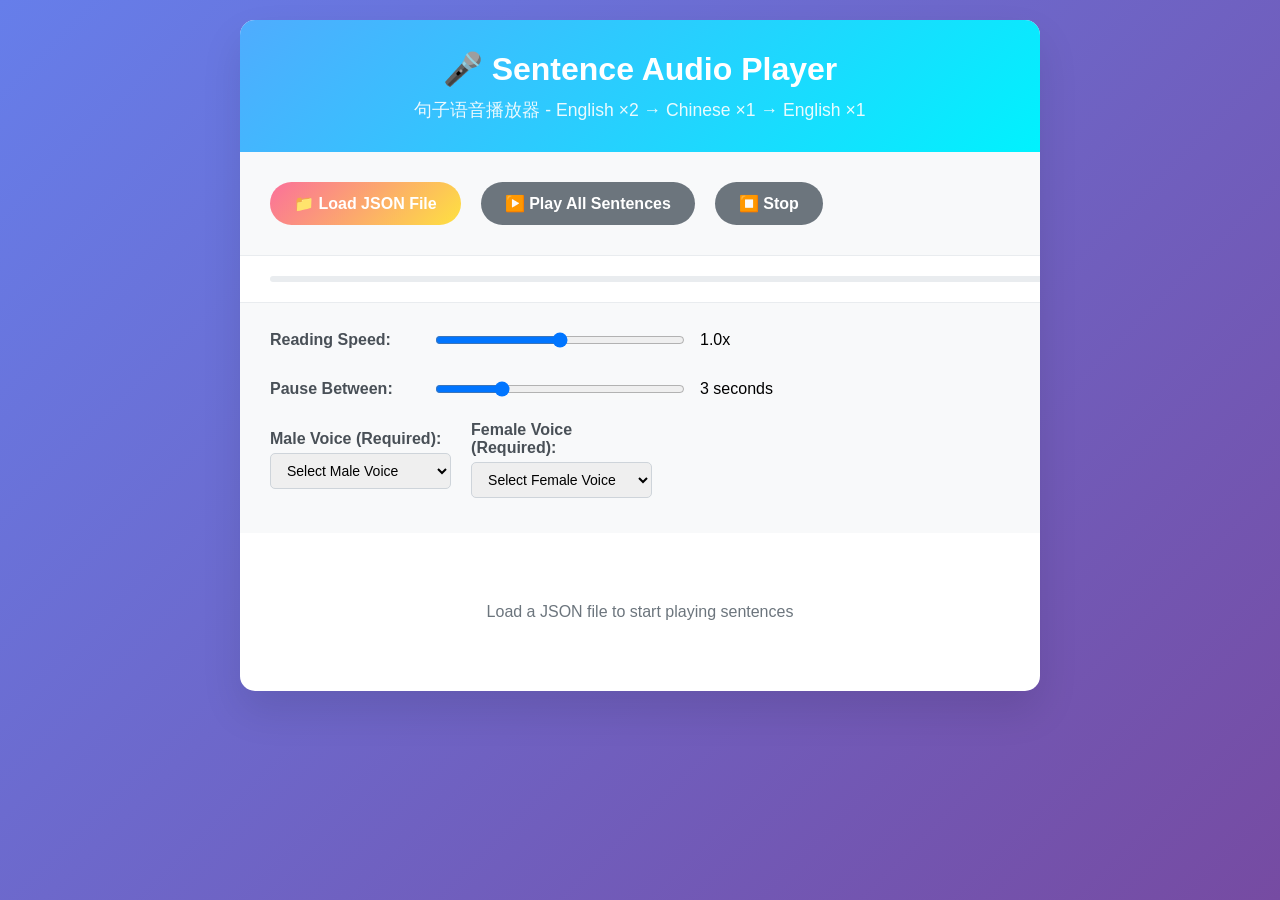
<file: sentence_player.html>
<!DOCTYPE html>
<html lang="zh-CN">
<head>
    <meta charset="UTF-8">
    <meta name="viewport" content="width=device-width, initial-scale=1.0">
    <title>Sentence Audio Player - 句子语音播放器</title>
    <style>
        * {
            margin: 0;
            padding: 0;
            box-sizing: border-box;
        }

        body {
            font-family: 'Segoe UI', Tahoma, Geneva, Verdana, sans-serif;
            background: linear-gradient(135deg, #667eea 0%, #764ba2 100%);
            min-height: 100vh;
            padding: 20px;
        }

        .container {
            max-width: 800px;
            margin: 0 auto;
            background: white;
            border-radius: 15px;
            box-shadow: 0 20px 40px rgba(0,0,0,0.1);
            overflow: hidden;
        }

        .header {
            background: linear-gradient(135deg, #4facfe 0%, #00f2fe 100%);
            color: white;
            padding: 30px;
            text-align: center;
        }

        .header h1 {
            font-size: 2em;
            margin-bottom: 10px;
        }

        .header p {
            opacity: 0.9;
            font-size: 1.1em;
        }

        .controls {
            padding: 30px;
            background: #f8f9fa;
            border-bottom: 1px solid #e9ecef;
        }

        .control-group {
            display: flex;
            gap: 20px;
            align-items: center;
            flex-wrap: wrap;
        }

        button {
            background: linear-gradient(135deg, #667eea 0%, #764ba2 100%);
            color: white;
            border: none;
            padding: 12px 24px;
            border-radius: 25px;
            font-size: 16px;
            cursor: pointer;
            transition: all 0.3s ease;
            font-weight: 600;
        }

        button:hover {
            transform: translateY(-2px);
            box-shadow: 0 5px 15px rgba(102, 126, 234, 0.4);
        }

        button:disabled {
            background: #6c757d;
            cursor: not-allowed;
            transform: none;
            box-shadow: none;
        }

        button.save-btn {
            background: linear-gradient(135deg, #11998e 0%, #38ef7d 100%);
        }

        button.save-btn:hover {
            box-shadow: 0 5px 15px rgba(56, 239, 125, 0.4);
        }

        button.download-btn {
            background: linear-gradient(135deg, #f093fb 0%, #f5576c 100%);
        }

        button.download-btn:hover {
            box-shadow: 0 5px 15px rgba(245, 87, 108, 0.4);
        }

        .file-input-wrapper {
            position: relative;
            overflow: hidden;
            display: inline-block;
        }

        .file-input-wrapper input[type=file] {
            position: absolute;
            left: -9999px;
        }

        .file-input-label {
            background: linear-gradient(135deg, #fa709a 0%, #fee140 100%);
            color: white;
            padding: 12px 24px;
            border-radius: 25px;
            font-size: 16px;
            cursor: pointer;
            transition: all 0.3s ease;
            font-weight: 600;
            display: inline-block;
        }

        .file-input-label:hover {
            transform: translateY(-2px);
            box-shadow: 0 5px 15px rgba(250, 112, 154, 0.4);
        }

        .status {
            padding: 20px 30px;
            background: #e3f2fd;
            border-left: 4px solid #2196f3;
            margin: 20px 30px;
            border-radius: 5px;
            font-weight: 600;
        }

        .sentence-list {
            padding: 30px;
            max-height: 400px;
            overflow-y: auto;
        }

        .sentence-item {
            background: #f8f9fa;
            border-radius: 10px;
            padding: 20px;
            margin-bottom: 15px;
            border-left: 4px solid #28a745;
            transition: all 0.3s ease;
        }

        .sentence-item.active {
            background: #fff3cd;
            border-left-color: #ffc107;
            box-shadow: 0 5px 15px rgba(255, 193, 7, 0.2);
        }

        .sentence-item h3 {
            color: #495057;
            margin-bottom: 10px;
            font-size: 1.1em;
        }

        .sentence-item .words {
            color: #6c757d;
            font-size: 0.9em;
            margin-bottom: 10px;
        }

        .sentence-item .english {
            color: #212529;
            font-size: 1.1em;
            margin-bottom: 8px;
            font-weight: 500;
        }

        .sentence-item .chinese {
            color: #007bff;
            font-size: 1em;
        }

        .progress-bar {
            width: 100%;
            height: 6px;
            background: #e9ecef;
            border-radius: 3px;
            overflow: hidden;
            margin: 20px 30px;
        }

        .progress-fill {
            height: 100%;
            background: linear-gradient(90deg, #28a745, #ffc107);
            width: 0%;
            transition: width 0.3s ease;
        }

        .settings {
            padding: 20px 30px;
            background: #f8f9fa;
            border-top: 1px solid #e9ecef;
        }

        .setting-item {
            display: flex;
            align-items: center;
            gap: 15px;
            margin-bottom: 15px;
        }

        .setting-item label {
            min-width: 150px;
            font-weight: 600;
            color: #495057;
        }

        .setting-item input, .setting-item select {
            padding: 8px 12px;
            border: 1px solid #ced4da;
            border-radius: 5px;
            font-size: 14px;
            width: 250px;
        }

        .voice-selection {
            display: flex;
            gap: 20px;
            align-items: center;
        }

        .voice-group {
            flex: 1;
        }

        .voice-group label {
            display: block;
            font-weight: 600;
            margin-bottom: 5px;
            color: #495057;
        }

        .voice-group select {
            width: 100%;
        }

        .play-btn {
            background: linear-gradient(135deg, #4facfe 0%, #00f2fe 100%);
            color: white;
            border: none;
            padding: 8px 16px;
            border-radius: 20px;
            font-size: 18px;
            cursor: pointer;
            transition: all 0.3s ease;
            margin-left: 10px;
        }

        .play-btn:hover {
            transform: scale(1.1);
            box-shadow: 0 3px 10px rgba(79, 172, 254, 0.4);
        }

        .play-btn:active {
            transform: scale(0.95);
        }

        .sentence-header {
            display: flex;
            align-items: center;
            justify-content: space-between;
        }

        .error {
            background: #f8d7da;
            color: #721c24;
            padding: 15px;
            border-radius: 5px;
            margin: 20px 30px;
            border-left: 4px solid #dc3545;
        }

        @keyframes pulse {
            0% { opacity: 1; }
            50% { opacity: 0.7; }
            100% { opacity: 1; }
        }

      </style>
</head>
<body>
    <div class="container">
        <div class="header">
            <h1>🎤 Sentence Audio Player</h1>
            <p>句子语音播放器 - English ×2 → Chinese ×1 → English ×1</p>
        </div>

        <div class="controls">
            <div class="control-group">
                <div class="file-input-wrapper">
                    <input type="file" id="fileInput" accept=".json,.txt">
                    <label for="fileInput" class="file-input-label">📁 Load JSON File</label>
                </div>
                <button id="playAllBtn" disabled>▶️ Play All Sentences</button>
                <button id="stopBtn" disabled>⏹️ Stop</button>
              </div>
        </div>

        <div id="statusDiv" class="status" style="display: none;">
            Ready to play sentences
        </div>

        <div class="progress-bar">
            <div class="progress-fill" id="progressFill"></div>
        </div>

        <div class="settings">
            <div class="setting-item">
                <label>Reading Speed:</label>
                <input type="range" id="speedRange" min="0.5" max="1.5" step="0.1" value="1.0">
                <span id="speedValue">1.0x</span>
            </div>
            <div class="setting-item">
                <label>Pause Between:</label>
                <input type="range" id="pauseRange" min="1" max="10" step="1" value="3">
                <span id="pauseValue">3 seconds</span>
            </div>
            <div class="setting-item">
                <div class="voice-selection">
                    <div class="voice-group">
                        <label>Male Voice (Required):</label>
                        <select id="maleVoiceSelect">
                            <option value="">Select Male Voice</option>
                        </select>
                    </div>
                    <div class="voice-group">
                        <label>Female Voice (Required):</label>
                        <select id="femaleVoiceSelect">
                            <option value="">Select Female Voice</option>
                        </select>
                    </div>
                </div>
            </div>
        </div>

        <div id="errorDiv" class="error" style="display: none;"></div>

        <div class="sentence-list" id="sentenceList">
            <p style="text-align: center; color: #6c757d; padding: 40px;">
                Load a JSON file to start playing sentences
            </p>
        </div>
    </div>

    <script>
        class SentencePlayer {
            constructor() {
                this.sentences = [];
                this.isPlaying = false;
                this.currentIndex = 0;
                this.voiceAlternation = false; // false = male, true = female

                this.initializeElements();
                this.initializeEventListeners();
                this.loadVoices();
            }

            initializeElements() {
                this.fileInput = document.getElementById('fileInput');
                this.playAllBtn = document.getElementById('playAllBtn');
                this.stopBtn = document.getElementById('stopBtn');
                this.statusDiv = document.getElementById('statusDiv');
                this.sentenceList = document.getElementById('sentenceList');
                this.progressFill = document.getElementById('progressFill');
                this.errorDiv = document.getElementById('errorDiv');
                this.speedRange = document.getElementById('speedRange');
                this.speedValue = document.getElementById('speedValue');
                this.pauseRange = document.getElementById('pauseRange');
                this.pauseValue = document.getElementById('pauseValue');
                this.maleVoiceSelect = document.getElementById('maleVoiceSelect');
                this.femaleVoiceSelect = document.getElementById('femaleVoiceSelect');
            }

            initializeEventListeners() {
                this.fileInput.addEventListener('change', (e) => this.loadFile(e));
                this.playAllBtn.addEventListener('click', () => this.playAll());
                this.stopBtn.addEventListener('click', () => this.stop());

                this.maleVoiceSelect.addEventListener('change', () => this.validateVoiceSelection());
                this.femaleVoiceSelect.addEventListener('change', () => this.validateVoiceSelection());

                this.speedRange.addEventListener('input', (e) => {
                    this.speedValue.textContent = e.target.value + 'x';
                });

                this.pauseRange.addEventListener('input', (e) => {
                    this.pauseValue.textContent = e.target.value + ' seconds';
                });

                // Voice change listener
                if (speechSynthesis.onvoiceschanged !== undefined) {
                    speechSynthesis.onvoiceschanged = () => this.loadVoices();
                }
            }

            loadVoices() {
                const voices = speechSynthesis.getVoices();

                // Clear existing options
                this.maleVoiceSelect.innerHTML = '<option value="">Select Male Voice</option>';
                this.femaleVoiceSelect.innerHTML = '<option value="">Select Female Voice</option>';

                // Find en-US male and female voices
                const maleVoices = voices.filter(voice =>
                    voice.lang.startsWith('en-US') &&
                    (voice.name.toLowerCase().includes('male') ||
                     voice.name.toLowerCase().includes('david') ||
                     voice.name.toLowerCase().includes('alex') ||
                     voice.name.toLowerCase().includes('daniel') ||
                     voice.name.toLowerCase().includes('chris') ||
                     (!voice.name.toLowerCase().includes('female') &&
                      !voice.name.toLowerCase().includes('samantha') &&
                      !voice.name.toLowerCase().includes('karen') &&
                      !voice.name.toLowerCase().includes('susan') &&
                      !voice.name.toLowerCase().includes('ava') &&
                      !voice.name.toLowerCase().includes('zira')))
                );

                const femaleVoices = voices.filter(voice =>
                    voice.lang.startsWith('en-US') &&
                    (voice.name.toLowerCase().includes('female') ||
                     voice.name.toLowerCase().includes('samantha') ||
                     voice.name.toLowerCase().includes('karen') ||
                     voice.name.toLowerCase().includes('susan') ||
                     voice.name.toLowerCase().includes('ava') ||
                     voice.name.toLowerCase().includes('zira') ||
                     voice.name.toLowerCase().includes('monica'))
                );

                // Add male voices to select
                maleVoices.forEach(voice => {
                    const option = document.createElement('option');
                    option.value = voice.name;
                    option.textContent = `${voice.name} (${voice.lang})`;
                    this.maleVoiceSelect.appendChild(option);
                });

                // Add female voices to select
                femaleVoices.forEach(voice => {
                    const option = document.createElement('option');
                    option.value = voice.name;
                    option.textContent = `${voice.name} (${voice.lang})`;
                    this.femaleVoiceSelect.appendChild(option);
                });

                // If no specific voices found, add all en-US voices
                if (maleVoices.length === 0 || femaleVoices.length === 0) {
                    const enUSVoices = voices.filter(voice => voice.lang.startsWith('en-US'));
                    enUSVoices.forEach((voice, index) => {
                        const option = document.createElement('option');
                        option.value = voice.name;
                        option.textContent = `${voice.name} (${voice.lang})`;

                        if (maleVoices.length === 0 && index < Math.ceil(enUSVoices.length / 2)) {
                            this.maleVoiceSelect.appendChild(option);
                        }
                        if (femaleVoices.length === 0 && index >= Math.ceil(enUSVoices.length / 2)) {
                            this.femaleVoiceSelect.appendChild(option);
                        }
                    });
                }
            }

            validateVoiceSelection() {
                const maleSelected = this.maleVoiceSelect.value !== '';
                const femaleSelected = this.femaleVoiceSelect.value !== '';

                // Enable play button only if both voices are selected and sentences are loaded
                this.playAllBtn.disabled = !maleSelected || !femaleSelected || this.sentences.length === 0;

                if (this.sentences.length > 0 && (!maleSelected || !femaleSelected)) {
                    this.showError('Please select both a male and female voice to continue.');
                } else {
                    this.errorDiv.style.display = 'none';
                }
            }

            loadFile(event) {
                const file = event.target.files[0];
                if (!file) return;

                const reader = new FileReader();
                reader.onload = (e) => {
                    try {
                        const jsonData = e.target.result;
                        this.processJsonData(jsonData);
                        this.showStatus(`✅ Loaded file: ${file.name}`, 'success');
                    } catch (error) {
                        this.showError(`Error parsing JSON: ${error.message}`);
                    }
                };
                reader.readAsText(file, 'UTF-8');
            }

            processJsonData(jsonData) {
                try {
                    this.sentences = JSON.parse(jsonData);
                    this.displaySentences();
                    this.validateVoiceSelection();
                    this.updateProgress();
                } catch (error) {
                    throw new Error(`Invalid JSON format: ${error.message}`);
                }
            }

            displaySentences() {
                this.sentenceList.innerHTML = '';

                this.sentences.forEach((item, index) => {
                    const sentenceDiv = document.createElement('div');
                    sentenceDiv.className = 'sentence-item';
                    sentenceDiv.id = `sentence-${index}`;

                    sentenceDiv.innerHTML = `
                        <div class="sentence-header">
                            <h3>Sentence ${index + 1}</h3>
                            <button class="play-btn" onclick="player.playSingleSentence(${index})" title="Play this sentence">
                                🔊
                            </button>
                        </div>
                        <div class="words">🏷️ Key words: ${item.covered_words.join(', ')}</div>
                        <div class="english">🇺🇸 ${item.sentence}</div>
                        <div class="chinese">🇨🇳 ${item.translation}</div>
                    `;

                    this.sentenceList.appendChild(sentenceDiv);
                });
            }

            async playAll() {
                if (this.isPlaying) return;

                // Validate voice selection
                const maleSelected = this.maleVoiceSelect.value !== '';
                const femaleSelected = this.femaleVoiceSelect.value !== '';

                if (!maleSelected || !femaleSelected) {
                    this.showError('Please select both a male and female voice to continue.');
                    return;
                }

                this.isPlaying = true;
                this.currentIndex = 0;
                this.playAllBtn.disabled = true;
                this.stopBtn.disabled = false;

                this.showStatus('🎵 Starting playback...', 'info');

                for (let i = 0; i < this.sentences.length; i++) {
                    if (!this.isPlaying) break;

                    this.currentIndex = i;
                    await this.playSentence(i, this.sentences[i]);
                    this.updateProgress();
                }

                this.stop();
                this.showStatus('✅ All sentences completed!', 'success');
            }

            async playSingleSentence(index) {
                // Validate voice selection
                const maleSelected = this.maleVoiceSelect.value !== '';
                const femaleSelected = this.femaleVoiceSelect.value !== '';

                if (!maleSelected || !femaleSelected) {
                    this.showError('Please select both a male and female voice to continue.');
                    return;
                }

                const item = this.sentences[index];

                // Highlight current sentence
                document.querySelectorAll('.sentence-item').forEach(el => {
                    el.classList.remove('active');
                });
                document.getElementById(`sentence-${index}`).classList.add('active');

                this.showStatus(`🔊 Playing Sentence ${index + 1}: ${item.covered_words.join(', ')}`, 'info');

                // Randomly choose between male and female voice
                this.voiceAlternation = Math.random() < 0.5;
                await this.speak(item.sentence, 'en');

                // Remove highlight
                document.getElementById(`sentence-${index}`).classList.remove('active');
            }

            async playSentence(index, item) {
                // Highlight current sentence
                document.querySelectorAll('.sentence-item').forEach(el => {
                    el.classList.remove('active');
                });
                document.getElementById(`sentence-${index}`).classList.add('active');

                this.showStatus(`🔊 Playing Sentence ${index + 1}: ${item.covered_words.join(', ')}`, 'info');

                // Scroll to current sentence
                document.getElementById(`sentence-${index}`).scrollIntoView({
                    behavior: 'smooth',
                    block: 'center'
                });

                const readings = [
                    { text: item.sentence, lang: 'en', description: 'First English Reading' },
                    { text: item.sentence, lang: 'en', description: 'Second English Reading' },
                    { text: item.translation, lang: 'zh-CN', description: 'Chinese Translation' },
                    { text: item.sentence, lang: 'en', description: 'Final English Reading' }
                ];

                for (const reading of readings) {
                    if (!this.isPlaying) break;

                    await this.speak(reading.text, reading.lang);

                    // Brief pause between readings (except after last)
                    if (reading !== readings[readings.length - 1]) {
                        await this.sleep(randomBetween(800, 2000));
                    }
                }

                // Remove highlight
                document.getElementById(`sentence-${index}`).classList.remove('active');
            }

            async speak(text, lang) {
                return new Promise((resolve) => {
                    const utterance = new SpeechSynthesisUtterance(text);

                    // Configure utterance
                    utterance.lang = lang === 'en' ? 'en-US' : 'zh-CN';
                    utterance.rate = parseFloat(this.speedRange.value);
                    utterance.volume = 1.0;

                    // Set voice for English
                    if (lang === 'en') {
                        // Use user-selected voices
                        const maleVoice = this.maleVoiceSelect.value;
                        const femaleVoice = this.femaleVoiceSelect.value;
                        const voices = speechSynthesis.getVoices();

                        if (this.voiceAlternation && femaleVoice) {
                            // Female voice
                            utterance.voice = voices.find(v => v.name === femaleVoice);
                            utterance.pitch = 1.1;
                        } else if (!this.voiceAlternation && maleVoice) {
                            // Male voice
                            utterance.voice = voices.find(v => v.name === maleVoice);
                            utterance.pitch = 0.9;
                        }

                        // For playAll mode, alternate voices
                        if (this.isPlaying) {
                            this.voiceAlternation = !this.voiceAlternation;
                        }
                    } else {
                        // Chinese voice with neutral pitch
                        utterance.pitch = 1.0;

                        // Find Chinese voice
                        const voices = speechSynthesis.getVoices();
                        const chineseVoice = voices.find(v => v.lang.startsWith('zh-'));
                        if (chineseVoice) {
                            utterance.voice = chineseVoice;
                        }
                    }

                    utterance.onend = () => resolve();
                    utterance.onerror = (event) => {
                        console.error('Speech error:', event);
                        resolve();
                    };

                    speechSynthesis.speak(utterance);
                });
            }

            stop() {
                this.isPlaying = false;
                speechSynthesis.cancel();

                this.validateVoiceSelection();

                // Remove all highlights
                document.querySelectorAll('.sentence-item').forEach(el => {
                    el.classList.remove('active');
                });
            }

            updateProgress() {
                const progress = (this.currentIndex / this.sentences.length) * 100;
                this.progressFill.style.width = `${progress}%`;
            }

            showStatus(message, type = 'info') {
                this.statusDiv.style.display = 'block';
                this.statusDiv.textContent = message;
                this.errorDiv.style.display = 'none';
            }

            showError(message) {
                this.errorDiv.style.display = 'block';
                this.errorDiv.textContent = `❌ ${message}`;
                this.statusDiv.style.display = 'none';
            }

            sleep(ms) {
                return new Promise(resolve => setTimeout(resolve, ms));
            }
        }

        // Utility function
        function randomBetween(min, max) {
            return Math.random() * (max - min) + min;
        }

        // Initialize the player when page loads
        let player;
        document.addEventListener('DOMContentLoaded', () => {
            player = new SentencePlayer();
        });
    </script>
</body>
</html>
</file>
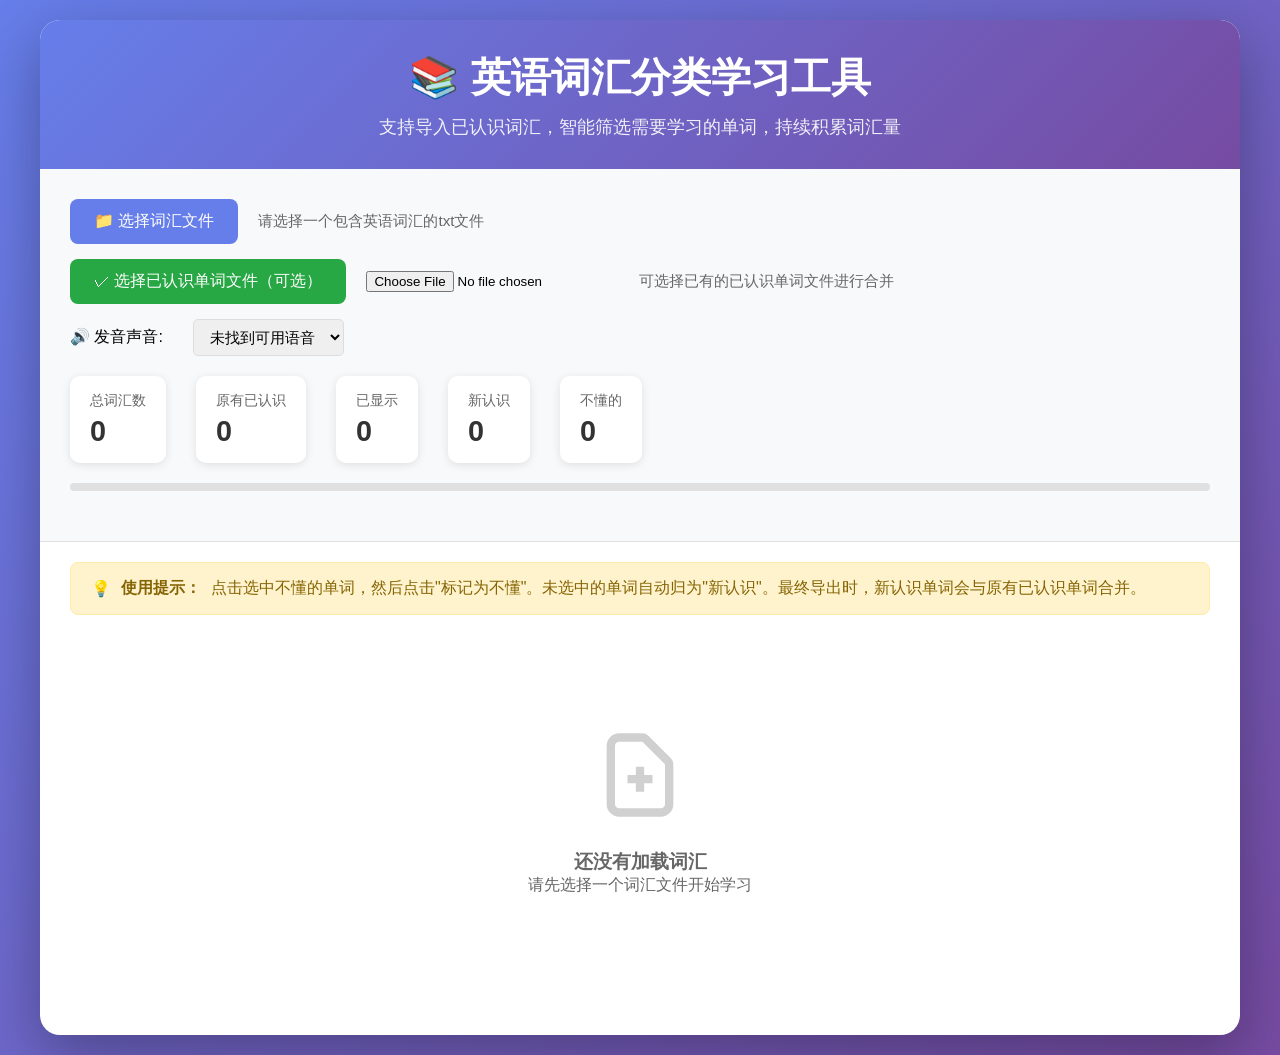
<file: 单词筛选应用.html>
<!DOCTYPE html>
<html lang="zh-CN">
<head>
    <meta charset="UTF-8">
    <meta name="viewport" content="width=device-width, initial-scale=1.0">
    <title>英语词汇分类学习工具</title>
    <style>
        * {
            margin: 0;
            padding: 0;
            box-sizing: border-box;
        }
        
        body {
            font-family: 'Segoe UI', Tahoma, Geneva, Verdana, sans-serif;
            background: linear-gradient(135deg, #667eea 0%, #764ba2 100%);
            min-height: 100vh;
            padding: 20px;
        }
        
        .container {
            max-width: 1200px;
            margin: 0 auto;
            background: white;
            border-radius: 20px;
            box-shadow: 0 20px 60px rgba(0,0,0,0.3);
            overflow: hidden;
        }
        
        header {
            background: linear-gradient(135deg, #667eea 0%, #764ba2 100%);
            color: white;
            padding: 30px;
            text-align: center;
        }
        
        header h1 {
            font-size: 2.5em;
            margin-bottom: 10px;
        }
        
        header p {
            font-size: 1.1em;
            opacity: 0.9;
        }
        
        .upload-section {
            padding: 30px;
            background: #f8f9fa;
            border-bottom: 1px solid #e0e0e0;
        }
        
        .file-input-wrapper {
            display: flex;
            align-items: center;
            gap: 20px;
            flex-wrap: wrap;
        }
        
        .file-input-label {
            background: #667eea;
            color: white;
            padding: 12px 24px;
            border-radius: 8px;
            cursor: pointer;
            transition: all 0.3s ease;
            font-weight: 500;
        }
        
        .file-input-label:hover {
            background: #5a67d8;
            transform: translateY(-2px);
            box-shadow: 0 5px 15px rgba(102, 126, 234, 0.4);
        }
        
        #fileInput {
            display: none;
        }
        
        .file-info {
            color: #666;
            font-size: 0.95em;
        }
        
        .stats {
            display: flex;
            gap: 30px;
            margin-top: 20px;
            flex-wrap: wrap;
        }
        
        .stat-item {
            background: white;
            padding: 15px 20px;
            border-radius: 10px;
            box-shadow: 0 2px 10px rgba(0,0,0,0.1);
        }
        
        .stat-label {
            color: #666;
            font-size: 0.9em;
            margin-bottom: 5px;
        }
        
        .stat-value {
            font-size: 1.8em;
            font-weight: bold;
            color: #333;
        }
        
        .words-section {
            padding: 30px;
            min-height: 400px;
        }
        
        .words-grid {
            display: grid;
            grid-template-columns: repeat(auto-fill, minmax(200px, 1fr));
            gap: 15px;
            margin-bottom: 30px;
        }
        
        .word-card {
            background: white;
            border: 2px solid #e0e0e0;
            border-radius: 12px;
            padding: 20px;
            cursor: pointer;
            transition: all 0.3s ease;
            text-align: center;
            position: relative;
            overflow: hidden;
        }
        
        .word-card::before {
            content: '';
            position: absolute;
            top: 0;
            left: 0;
            right: 0;
            height: 4px;
            background: linear-gradient(90deg, #dc3545, #c82333);
            transform: scaleX(0);
            transition: transform 0.3s ease;
        }
        
        .word-card:hover {
            transform: translateY(-5px);
            box-shadow: 0 10px 25px rgba(0,0,0,0.15);
        }
        
        .word-card.selected {
            background: linear-gradient(135deg, #dc3545 0%, #c82333 100%);
            color: white;
            border-color: #dc3545;
        }
        
        .word-card.selected::before {
            transform: scaleX(1);
        }
        
        .word-text {
            font-size: 1.3em;
            font-weight: 600;
            margin-bottom: 8px;
        }
        
        .word-index {
            font-size: 0.85em;
            opacity: 0.7;
        }

        .pronounce-btn {
            position: absolute;
            bottom: 8px;
            right: 8px;
            background: #667eea;
            color: white;
            border: none;
            border-radius: 50%;
            width: 32px;
            height: 32px;
            cursor: pointer;
            font-size: 0.9em;
            display: flex;
            align-items: center;
            justify-content: center;
            transition: all 0.3s ease;
            opacity: 0.7;
        }

        .pronounce-btn:hover {
            background: #5a67d8;
            opacity: 1;
            transform: scale(1.1);
        }

        .pronounce-btn:active {
            transform: scale(0.95);
        }

        .word-card.selected .pronounce-btn {
            background: rgba(255, 255, 255, 0.3);
        }

        @keyframes pulse {
            0% { transform: scale(1); }
            50% { transform: scale(1.15); }
            100% { transform: scale(1); }
        }

        .controls {
            display: flex;
            gap: 15px;
            justify-content: center;
            flex-wrap: wrap;
            margin-top: 30px;
        }
        
        .btn {
            padding: 12px 30px;
            border: none;
            border-radius: 8px;
            font-size: 1em;
            font-weight: 500;
            cursor: pointer;
            transition: all 0.3s ease;
            display: flex;
            align-items: center;
            gap: 8px;
        }
        
        .btn-danger {
            background: linear-gradient(135deg, #dc3545 0%, #c82333 100%);
            color: white;
        }
        
        .btn-danger:hover {
            transform: translateY(-2px);
            box-shadow: 0 5px 15px rgba(220, 53, 69, 0.4);
        }
        
        .btn-success {
            background: #28a745;
            color: white;
        }
        
        .btn-success:hover {
            background: #218838;
            transform: translateY(-2px);
        }
        
        .btn-info {
            background: #17a2b8;
            color: white;
        }
        
        .btn-info:hover {
            background: #138496;
            transform: translateY(-2px);
        }
        
        .btn:disabled {
            opacity: 0.5;
            cursor: not-allowed;
            transform: none !important;
        }
        
        .progress-bar {
            width: 100%;
            height: 8px;
            background: #e0e0e0;
            border-radius: 4px;
            overflow: hidden;
            margin: 20px 0;
        }
        
        .progress-fill {
            height: 100%;
            background: linear-gradient(90deg, #667eea, #764ba2);
            transition: width 0.3s ease;
        }
        
        .message {
            padding: 15px 20px;
            border-radius: 8px;
            margin: 20px 30px;
            display: none;
            animation: slideIn 0.3s ease;
        }
        
        .message.success {
            background: #d4edda;
            color: #155724;
            border: 1px solid #c3e6cb;
        }
        
        .message.error {
            background: #f8d7da;
            color: #721c24;
            border: 1px solid #f5c6cb;
        }
        
        .message.show {
            display: block;
        }
        
        @keyframes slideIn {
            from {
                opacity: 0;
                transform: translateY(-10px);
            }
            to {
                opacity: 1;
                transform: translateY(0);
            }
        }
        
        .empty-state {
            text-align: center;
            padding: 60px 20px;
            color: #666;
        }
        
        .empty-state svg {
            width: 100px;
            height: 100px;
            margin-bottom: 20px;
            opacity: 0.3;
        }
        
        .instruction-hint {
            background: #fff3cd;
            color: #856404;
            padding: 15px 20px;
            border-radius: 8px;
            margin: 20px 30px;
            border: 1px solid #ffeaa7;
            display: flex;
            align-items: center;
            gap: 10px;
        }
        
        .instruction-hint.hide {
            display: none;
        }
        
        @media (max-width: 768px) {
            .words-grid {
                grid-template-columns: repeat(auto-fill, minmax(150px, 1fr));
            }
            
            header h1 {
                font-size: 2em;
            }
            
            .controls {
                flex-direction: column;
            }
            
            .btn {
                width: 100%;
                justify-content: center;
            }
        }
    </style>
</head>
<body>
    <div class="container">
        <header>
            <h1>📚 英语词汇分类学习工具</h1>
            <p>支持导入已认识词汇，智能筛选需要学习的单词，持续积累词汇量</p>
        </header>
        
        <div class="upload-section">
            <div class="file-input-wrapper">
                <label for="fileInput" class="file-input-label">
                    📁 选择词汇文件
                </label>
                <input type="file" id="fileInput" accept=".txt">
                <span class="file-info" id="fileInfo">请选择一个包含英语词汇的txt文件</span>
            </div>

            <div class="file-input-wrapper" style="margin-top: 15px;">
                <label for="knownWordsInput" class="file-input-label" style="background: #28a745;">
                    ✓ 选择已认识单词文件（可选）
                </label>
                <input type="file" id="knownWordsInput" accept=".txt">
                <span class="file-info" id="knownWordsInfo">可选择已有的已认识单词文件进行合并</span>
            </div>

            <div class="file-input-wrapper" style="margin-top: 15px;">
                <label for="voiceSelect" style="font-weight: 500; margin-right: 10px;">🔊 发音声音:</label>
                <select id="voiceSelect" style="padding: 8px 12px; border: 1px solid #ddd; border-radius: 5px; font-size: 0.95em;">
                    <option value="">加载中...</option>
                </select>
            </div>
            
            <div class="stats">
                <div class="stat-item">
                    <div class="stat-label">总词汇数</div>
                    <div class="stat-value" id="totalWords">0</div>
                </div>
                <div class="stat-item">
                    <div class="stat-label">原有已认识</div>
                    <div class="stat-value" id="existingKnownWords">0</div>
                </div>
                <div class="stat-item">
                    <div class="stat-label">已显示</div>
                    <div class="stat-value" id="displayedWords">0</div>
                </div>
                <div class="stat-item">
                    <div class="stat-label">新认识</div>
                    <div class="stat-value" id="newKnownWords">0</div>
                </div>
                <div class="stat-item">
                    <div class="stat-label">不懂的</div>
                    <div class="stat-value" id="unknownWords">0</div>
                </div>
            </div>
            
            <div class="progress-bar">
                <div class="progress-fill" id="progressFill" style="width: 0%"></div>
            </div>
        </div>
        
        <div class="instruction-hint" id="instructionHint">
            💡 <strong>使用提示：</strong>点击选中不懂的单词，然后点击"标记为不懂"。未选中的单词自动归为"新认识"。最终导出时，新认识单词会与原有已认识单词合并。
        </div>
        
        <div class="message" id="message"></div>
        
        <div class="words-section" id="wordsSection">
            <div class="empty-state" id="emptyState">
                <svg viewBox="0 0 24 24" fill="none" stroke="currentColor" stroke-width="2">
                    <path d="M9 13h6m-3-3v6m5 5H7a2 2 0 01-2-2V5a2 2 0 012-2h5.586a1 1 0 01.707.293l5.414 5.414a1 1 0 01.293.707V19a2 2 0 01-2 2z"/>
                </svg>
                <h3>还没有加载词汇</h3>
                <p>请先选择一个词汇文件开始学习</p>
            </div>
            
            <div class="words-grid" id="wordsGrid" style="display: none;"></div>
            
            <div class="controls" id="controls" style="display: none;">
                <button class="btn btn-danger" id="markUnknown">
                    ✗ 标记为不懂
                </button>
                <button class="btn btn-success" id="nextBatch">
                    → 下一组
                </button>
                <button class="btn btn-info" id="exportNow">
                    💾 立即导出文件
                </button>
            </div>
        </div>
    </div>

    <script>
        class VocabularyClassifier {
            constructor() {
                this.allWords = [];
                this.remainingWords = []; // 未显示的词汇池
                this.displayedWords = []; // 已显示过的词汇
                this.currentBatch = [];
                this.selectedWords = new Set();
                this.unknownWords = []; // 不懂的单词
                this.knownWords = []; // 新懂的单词（本次学习中认识的）
                this.existingKnownWords = []; // 原有已认识的单词
                this.batchSize = 10;

                this.initializeElements();
                this.attachEventListeners();
            }
            
            initializeElements() {
                this.fileInput = document.getElementById('fileInput');
                this.knownWordsInput = document.getElementById('knownWordsInput');
                this.fileInfo = document.getElementById('fileInfo');
                this.knownWordsInfo = document.getElementById('knownWordsInfo');
                this.totalWordsEl = document.getElementById('totalWords');
                this.displayedWordsEl = document.getElementById('displayedWords');
                this.unknownWordsEl = document.getElementById('unknownWords');
                this.existingKnownWordsEl = document.getElementById('existingKnownWords');
                this.newKnownWordsEl = document.getElementById('newKnownWords');
                this.progressFill = document.getElementById('progressFill');
                this.wordsGrid = document.getElementById('wordsGrid');
                this.emptyState = document.getElementById('emptyState');
                this.controls = document.getElementById('controls');
                this.message = document.getElementById('message');
                this.instructionHint = document.getElementById('instructionHint');
                this.voiceSelect = document.getElementById('voiceSelect');

                this.markUnknownBtn = document.getElementById('markUnknown');
                this.nextBatchBtn = document.getElementById('nextBatch');
                this.exportNowBtn = document.getElementById('exportNow');

                // 语音合成 API
                this.synth = window.speechSynthesis;
                this.utterance = null;
                this.currentSpeakingWord = null;
                this.availableVoices = [];
                this.selectedVoice = null;
                this.isVoicesLoaded = false;

                // 加载语音列表
                this.loadVoices();
                // 监听语音加载事件
                this.synth.addEventListener('voiceschanged', () => this.loadVoices());
            }
            
            attachEventListeners() {
                this.fileInput.addEventListener('change', (e) => this.handleFileUpload(e));
                this.knownWordsInput.addEventListener('change', (e) => this.handleKnownWordsFile(e));
                this.markUnknownBtn.addEventListener('click', () => this.markWordsAsUnknown());
                this.nextBatchBtn.addEventListener('click', () => this.skipCurrentBatch());
                this.exportNowBtn.addEventListener('click', () => this.exportCurrentProgress());
                this.voiceSelect.addEventListener('change', () => this.updateSelectedVoice());
            }
            
            // 加载可用的语音列表
            loadVoices() {
                try {
                    const voices = this.synth.getVoices();

                    if (!voices || voices.length === 0) {
                        this.voiceSelect.innerHTML = '<option value="">未找到可用语音</option>';
                        this.isVoicesLoaded = false;
                        return;
                    }

                    // 过滤英语语音（包括美式和英式）
                    this.availableVoices = voices.filter(voice =>
                        voice.lang && (voice.lang.startsWith('en-') || voice.lang.startsWith('en_'))
                    );

                    // 如果没有找到英语语音，显示所有语音
                    if (this.availableVoices.length === 0) {
                        this.availableVoices = voices;
                    }

                    // 清空下拉框
                    this.voiceSelect.innerHTML = '';

                    // 添加选项
                    this.availableVoices.forEach((voice, index) => {
                        const option = document.createElement('option');
                        option.value = index;

                        // 生成友好的显示名称
                        const voiceName = voice.name || '未知语音';
                        const langName = this.getLanguageName(voice.lang);
                        const gender = this.getVoiceGender(voiceName);

                        option.textContent = `${voiceName} (${langName}, ${gender})`;

                        // 优先选择美式英语女声作为默认
                        if (!this.selectedVoice &&
                            voice.lang &&
                            (voice.lang === 'en-US' || voice.lang === 'en_US') &&
                            (voiceName.includes('Female') ||
                             voiceName.includes('female') ||
                             voiceName.includes(' woman') ||
                             voiceName.includes('Girl'))) {
                            this.selectedVoice = voice;
                            option.selected = true;
                        }

                        this.voiceSelect.appendChild(option);
                    });

                    // 如果没有选中任何语音，选择第一个
                    if (!this.selectedVoice && this.availableVoices.length > 0) {
                        this.selectedVoice = this.availableVoices[0];
                        this.voiceSelect.selectedIndex = 0;
                    }

                    this.isVoicesLoaded = true;

                } catch (error) {
                    console.error('加载语音列表失败:', error);
                    this.voiceSelect.innerHTML = '<option value="">语音加载失败</option>';
                }
            }

            // 获取语言名称
            getLanguageName(langCode) {
                const langMap = {
                    'en': '英语',
                    'en-US': '美式英语',
                    'en-GB': '英式英语',
                    'en_AU': '澳洲英语',
                    'en_CA': '加拿大英语',
                    'en_IN': '印度英语'
                };
                return langMap[langCode] || langCode || '未知';
            }

            // 判断语音性别（基于名称推测）
            getVoiceGender(voiceName) {
                const lowerName = voiceName.toLowerCase();
                if (lowerName.includes('female') || lowerName.includes('woman') || lowerName.includes('girl')) {
                    return '女';
                } else if (lowerName.includes('male') || lowerName.includes('man') || lowerName.includes('boy')) {
                    return '男';
                }
                return '未知';
            }

            // 更新选中的语音
            updateSelectedVoice() {
                const selectedIndex = parseInt(this.voiceSelect.value);
                if (!isNaN(selectedIndex) && this.availableVoices[selectedIndex]) {
                    this.selectedVoice = this.availableVoices[selectedIndex];
                    console.log('已选择语音:', this.selectedVoice.name);
                }
            }

            // Fisher-Yates 洗牌算法
            shuffleArray(array) {
                const shuffled = [...array];
                for (let i = shuffled.length - 1; i > 0; i--) {
                    const j = Math.floor(Math.random() * (i + 1));
                    [shuffled[i], shuffled[j]] = [shuffled[j], shuffled[i]];
                }
                return shuffled;
            }
            
            async handleKnownWordsFile(event) {
                const file = event.target.files[0];
                if (!file) {
                    this.existingKnownWords = [];
                    this.knownWordsInfo.textContent = '可选择已有的已认识单词文件进行合并';
                    this.updateStats();
                    return;
                }

                if (!file.name.endsWith('.txt')) {
                    this.showMessage('请选择txt格式的已认识单词文件', 'error');
                    return;
                }

                try {
                    const text = await file.text();
                    const words = text.split('\n')
                        .map(word => word.trim())
                        .filter(word => word.length > 0);

                    this.existingKnownWords = words;
                    this.knownWordsInfo.textContent = `已加载: ${file.name} (${words.length} 个已认识词汇)`;
                    this.updateStats();
                    this.showMessage(`成功加载 ${words.length} 个已认识词汇`, 'success');
                } catch (error) {
                    this.showMessage('已认识单词文件读取失败，请重试', 'error');
                    console.error('Known words file reading error:', error);
                }
            }

            async handleFileUpload(event) {
                const file = event.target.files[0];
                if (!file) return;

                if (!file.name.endsWith('.txt')) {
                    this.showMessage('请选择txt格式的文件', 'error');
                    return;
                }

                try {
                    const text = await file.text();
                    const words = text.split('\n')
                        .map(word => word.trim())
                        .filter(word => word.length > 0);

                    if (words.length === 0) {
                        this.showMessage('文件中没有找到有效的词汇', 'error');
                        return;
                    }

                    this.allWords = words;

                    // 过滤掉原有已认识的单词，只保留需要学习的词汇
                    const wordsToLearn = words.filter(word => !this.existingKnownWords.includes(word));

                    // 初始化时打乱待学习词汇
                    this.remainingWords = this.shuffleArray(wordsToLearn);
                    this.displayedWords = [];
                    this.knownWords = []; // 本次新认识的单词
                    this.unknownWords = [];
                    this.selectedWords.clear();

                    this.fileInfo.textContent = `已加载: ${file.name} (${words.length} 个词汇，需要学习 ${wordsToLearn.length} 个)`;
                    this.updateStats();

                    if (wordsToLearn.length > 0) {
                        this.loadNextBatch();
                    } else {
                        this.showMessage('所有词汇都已标记为认识，无需学习', 'success');
                    }

                    // 显示使用提示
                    this.instructionHint.classList.remove('hide');
                } catch (error) {
                    this.showMessage('文件读取失败，请重试', 'error');
                    console.error('File reading error:', error);
                }
            }
            
            loadNextBatch() {
                if (this.remainingWords.length === 0) {
                    this.finishClassification();
                    return;
                }
                
                // 从剩余词汇中随机抽取一批
                const batchSize = Math.min(this.batchSize, this.remainingWords.length);
                this.currentBatch = this.remainingWords.splice(0, batchSize);
                
                // 将当前批次添加到已显示列表
                this.displayedWords.push(...this.currentBatch);
                
                this.displayWords();
                this.updateStats();
                
                this.emptyState.style.display = 'none';
                this.wordsGrid.style.display = 'grid';
                this.controls.style.display = 'flex';
                
                // 隐藏使用提示
                this.instructionHint.classList.add('hide');
            }
            
            displayWords() {
                this.wordsGrid.innerHTML = '';

                this.currentBatch.forEach((word, index) => {
                    const wordCard = document.createElement('div');
                    wordCard.className = 'word-card';
                    wordCard.dataset.word = word;

                    // 显示在原始列表中的位置
                    const originalIndex = this.allWords.indexOf(word) + 1;

                    // 创建发音按钮
                    const pronounceBtn = document.createElement('button');
                    pronounceBtn.className = 'pronounce-btn';
                    pronounceBtn.textContent = '🔊';
                    pronounceBtn.onclick = (event) => {
                        event.stopPropagation();
                        app.playPronunciation(word, pronounceBtn);
                    };

                    // 创建单词卡片内容
                    const indexDiv = document.createElement('div');
                    indexDiv.className = 'word-index';
                    indexDiv.textContent = `#${originalIndex}`;

                    const textDiv = document.createElement('div');
                    textDiv.className = 'word-text';
                    textDiv.textContent = word;

                    wordCard.appendChild(indexDiv);
                    wordCard.appendChild(textDiv);
                    wordCard.appendChild(pronounceBtn);

                    wordCard.addEventListener('click', () => this.toggleWordSelection(word, wordCard));
                    this.wordsGrid.appendChild(wordCard);
                });
            }

            async playPronunciation(word, buttonElement = null, retryCount = 0) {
                const MAX_RETRIES = 2;

                try {
                    // 如果语音列表还未加载完成，先等待
                    if (!this.isVoicesLoaded) {
                        if (retryCount < MAX_RETRIES) {
                            setTimeout(() => {
                                this.playPronunciation(word, buttonElement, retryCount + 1);
                            }, 500);
                            return;
                        } else {
                            this.showMessage('语音数据加载中，请稍后再试', 'error');
                            return;
                        }
                    }

                    // 取消之前的语音播放
                    if (this.synth.speaking) {
                        this.synth.cancel();
                    }

                    // 创建新的语音请求
                    this.utterance = new SpeechSynthesisUtterance(word);
                    this.utterance.lang = this.selectedVoice ? this.selectedVoice.lang : 'en-US';
                    this.utterance.rate = 0.9;
                    this.utterance.pitch = 1.0;
                    this.utterance.volume = 1.0;

                    // 应用选中的语音
                    if (this.selectedVoice) {
                        this.utterance.voice = this.selectedVoice;
                    }

                    this.currentSpeakingWord = word;

                    // 如果有按钮元素，显示播放状态
                    if (buttonElement) {
                        buttonElement.textContent = '⏳';
                        buttonElement.style.opacity = '1';
                    }

                    // 播放开始时的回调
                    this.utterance.onstart = () => {
                        if (buttonElement) {
                            buttonElement.textContent = '🔊';
                            buttonElement.style.animation = 'pulse 1s infinite';
                        }
                    };

                    // 播放完成后的回调
                    this.utterance.onend = () => {
                        this.currentSpeakingWord = null;
                        if (buttonElement) {
                            buttonElement.textContent = '🔊';
                            buttonElement.style.animation = '';
                        }
                    };

                    this.utterance.onerror = (event) => {
                        console.error('语音播放错误:', event);
                        this.currentSpeakingWord = null;

                        // 重置按钮状态
                        if (buttonElement) {
                            buttonElement.textContent = '🔊';
                            buttonElement.style.animation = '';
                        }

                        // 如果是首次失败，自动重试一次
                        if (retryCount < MAX_RETRIES) {
                            setTimeout(() => {
                                this.playPronunciation(word, buttonElement, retryCount + 1);
                            }, 300);
                        } else {
                            this.showMessage('单词发音失败，请检查浏览器权限', 'error');
                        }
                    };

                    // 开始播放
                    this.synth.speak(this.utterance);

                } catch (error) {
                    console.error('发音异常:', error);

                    // 重置按钮状态
                    if (buttonElement) {
                        buttonElement.textContent = '🔊';
                        buttonElement.style.animation = '';
                    }

                    if (retryCount < MAX_RETRIES) {
                        setTimeout(() => {
                            this.playPronunciation(word, buttonElement, retryCount + 1);
                        }, 300);
                    } else {
                        this.showMessage('发音异常，请刷新页面重试', 'error');
                    }
                }
            }
            
            toggleWordSelection(word, element) {
                if (this.selectedWords.has(word)) {
                    this.selectedWords.delete(word);
                    element.classList.remove('selected');
                } else {
                    this.selectedWords.add(word);
                    element.classList.add('selected');
                }
            }
            
            markWordsAsUnknown() {
                // 保存当前选中的单词数量
                const selectedCount = this.selectedWords.size;
                
                if (selectedCount === 0) {
                    this.showMessage('请先选择不懂的词汇', 'error');
                    return;
                }
                
                // 将选中的单词标记为不懂
                this.selectedWords.forEach(word => {
                    this.unknownWords.push(word);
                });
                
                // 未选中的单词自动归为懂
                this.currentBatch.forEach(word => {
                    if (!this.selectedWords.has(word)) {
                        this.knownWords.push(word);
                    }
                });
                
                // 清空选中状态，准备加载下一批
                this.selectedWords.clear();
                
                // 加载下一批
                this.loadNextBatch();
                
                this.showMessage(`已标记 ${selectedCount} 个不懂的词汇，其余自动归为懂`, 'success');
            }
            
            skipCurrentBatch() {
                // 如果当前批次有选中的单词，先处理它们
                if (this.selectedWords.size > 0) {
                    this.markWordsAsUnknown();
                } else {
                    // 如果没有选中任何单词，将当前批次全部归为懂
                    this.currentBatch.forEach(word => {
                        this.knownWords.push(word);
                    });
                    
                    // 清空选中状态，准备加载下一批
                    this.selectedWords.clear();
                    
                    // 加载下一批
                    this.loadNextBatch();
                    
                    this.showMessage(`已将 ${this.currentBatch.length} 个词汇自动归为懂`, 'success');
                }
            }
            
            updateStats() {
                const total = this.allWords.length;
                const existingKnown = this.existingKnownWords.length;
                const displayed = this.displayedWords.length;
                const newKnown = this.knownWords.length;
                const unknown = this.unknownWords.length;

                this.totalWordsEl.textContent = total;
                this.existingKnownWordsEl.textContent = existingKnown;
                this.displayedWordsEl.textContent = displayed;
                this.newKnownWordsEl.textContent = newKnown;
                this.unknownWordsEl.textContent = unknown;

                // 计算学习进度（基于待学习的词汇）
                const wordsToLearn = total - existingKnown;
                const progress = wordsToLearn > 0 ? (displayed / wordsToLearn) * 100 : 100;
                this.progressFill.style.width = `${progress}%`;
            }
            
            exportCurrentProgress() {
                // 计算真正剩余的词汇（未显示的）
                const finalRemainingWords = this.allWords.filter(word =>
                    !this.displayedWords.includes(word) && !this.existingKnownWords.includes(word)
                );

                const allKnownCount = this.downloadFiles(finalRemainingWords);

                this.showMessage(`已导出：总认识(${allKnownCount}) 原有(${this.existingKnownWords.length}) 新认识(${this.knownWords.length}) 不懂(${this.unknownWords.length}) 剩余(${finalRemainingWords.length})`, 'success');
            }
            
            finishClassification() {
                this.wordsGrid.style.display = 'none';
                this.controls.style.display = 'none';

                // 处理最后一批未标记的单词
                if (this.currentBatch.length > 0) {
                    // 如果最后一批有选中的单词，先处理它们
                    if (this.selectedWords.size > 0) {
                        this.selectedWords.forEach(word => {
                            this.unknownWords.push(word);
                        });

                        this.currentBatch.forEach(word => {
                            if (!this.selectedWords.has(word)) {
                                this.knownWords.push(word);
                            }
                        });
                    } else {
                        // 如果没有选中任何单词，将当前批次全部归为懂
                        this.currentBatch.forEach(word => {
                            this.knownWords.push(word);
                        });
                    }
                }

                const finalRemainingWords = [];
                const allKnownCount = this.downloadFiles(finalRemainingWords);

                this.emptyState.style.display = 'block';
                this.emptyState.innerHTML = `
                    <svg viewBox="0 0 24 24" fill="none" stroke="currentColor" stroke-width="2">
                        <path d="M9 12l2 2 4-4m6 2a9 9 0 11-18 0 9 9 0 0118 0z"/>
                    </svg>
                    <h3>🎉 分类完成！</h3>
                    <p>已显示 ${this.displayedWords.length} 个词汇</p>
                    <p>原有已认识: ${this.existingKnownWords.length} | 新认识: ${this.knownWords.length} | 不懂: ${this.unknownWords.length}</p>
                    <p>总计已认识: ${allKnownCount} 个词汇</p>
                    <p>文件已自动下载到你的下载文件夹</p>
                    <button class="btn btn-info" onclick="location.reload()" style="margin-top: 20px;">
                        🔄 重新开始
                    </button>
                `;
            }
            
            downloadFiles(remainingWords) {
                // 合并原有已认识单词和新认识的单词，并去重
                const allKnownWords = [...new Set([...this.existingKnownWords, ...this.knownWords])];

                // 下载所有认识的词汇（包含原有的和本次新认识的）
                if (allKnownWords.length > 0) {
                    this.downloadTextFile(allKnownWords.join('\n'), 'known_words.txt');
                }

                // 下载不懂的词汇
                if (this.unknownWords.length > 0) {
                    this.downloadTextFile(this.unknownWords.join('\n'), 'unknown_words.txt');
                }

                // 下载删去所有显示单词后的词汇
                if (remainingWords.length > 0) {
                    this.downloadTextFile(remainingWords.join('\n'), 'remaining_words.txt');
                } else {
                    this.downloadTextFile('', 'remaining_words.txt');
                }

                // 返回合并后的已认识词汇数量用于提示
                return allKnownWords.length;
            }
            
            downloadTextFile(content, filename) {
                const blob = new Blob([content], { type: 'text/plain;charset=utf-8' });
                const url = URL.createObjectURL(blob);
                const link = document.createElement('a');
                link.href = url;
                link.download = filename;
                document.body.appendChild(link);
                link.click();
                document.body.removeChild(link);
                URL.revokeObjectURL(url);
            }
            
            showMessage(text, type) {
                this.message.textContent = text;
                this.message.className = `message ${type} show`;
                
                setTimeout(() => {
                    this.message.classList.remove('show');
                }, 3000);
            }
        }
        
        // 初始化应用
        let app;
        document.addEventListener('DOMContentLoaded', () => {
            app = new VocabularyClassifier();
        });
    </script>
</body>
</html>
</file>
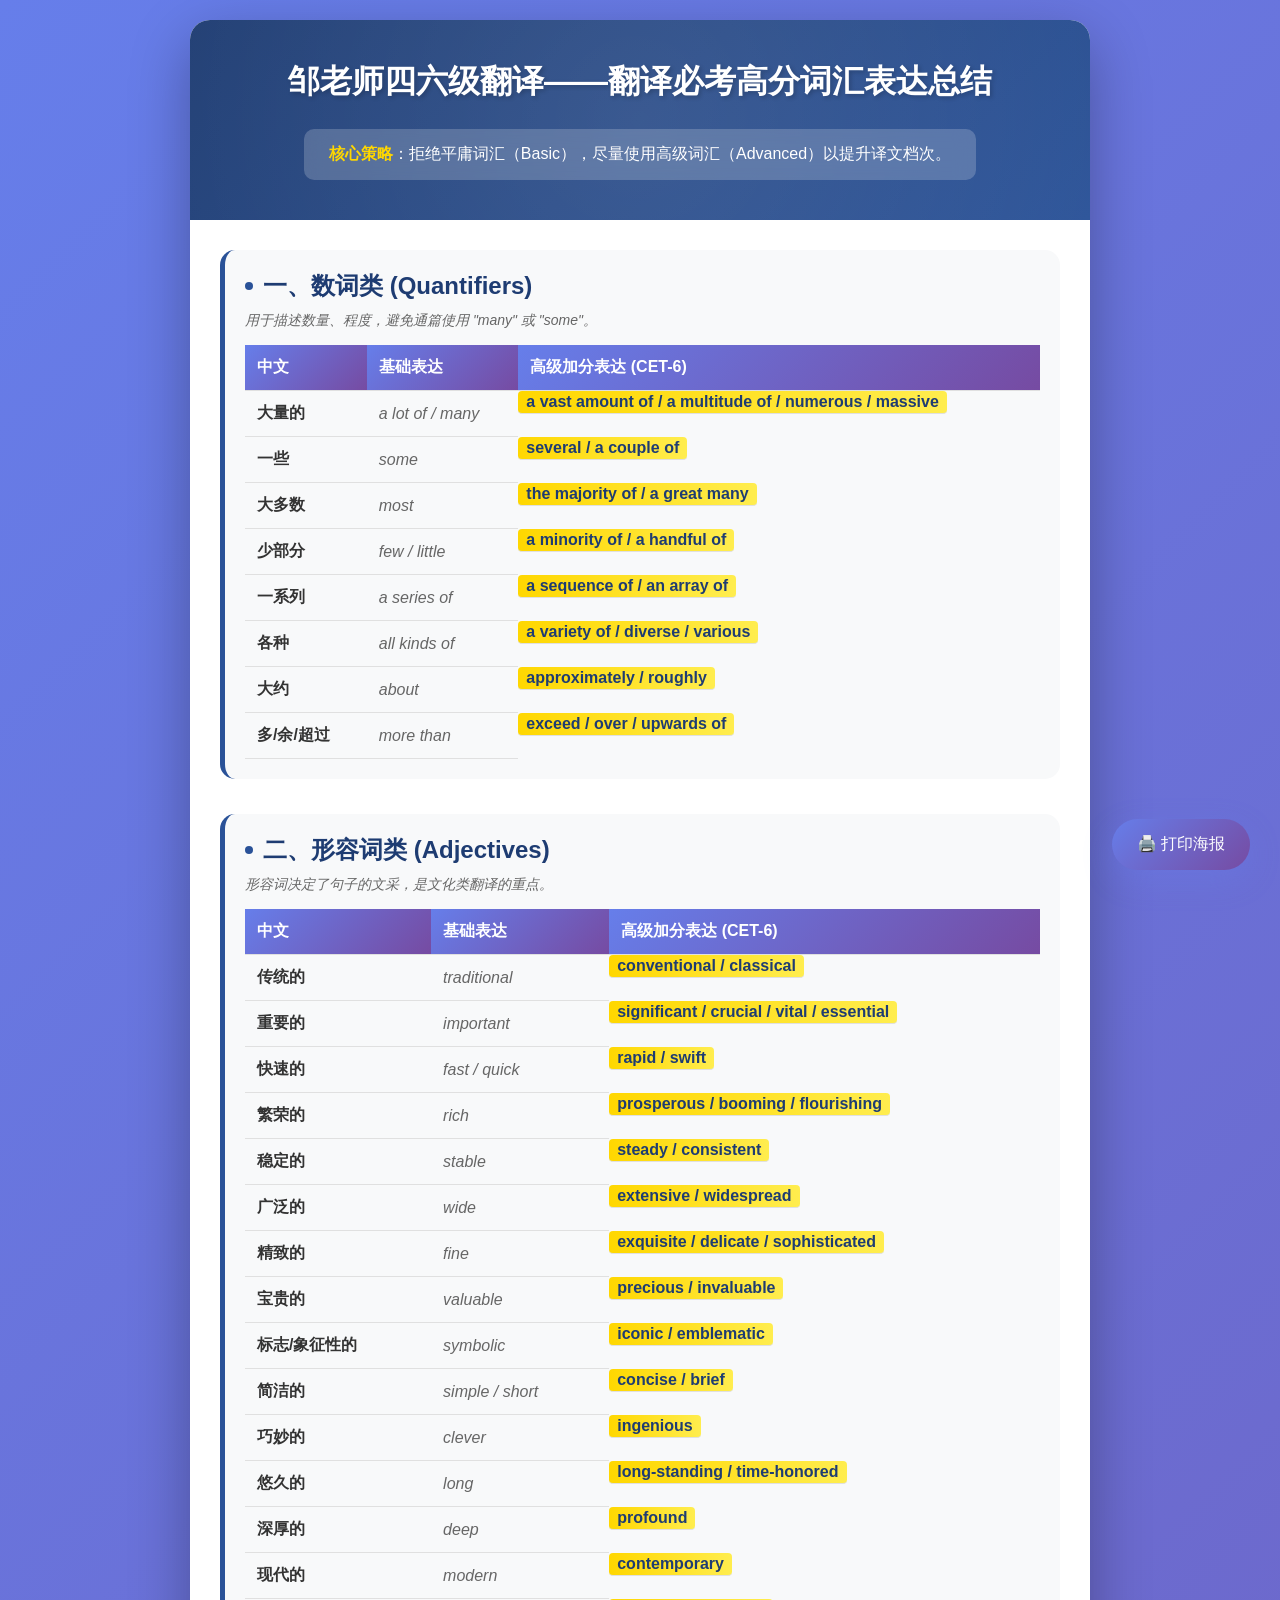
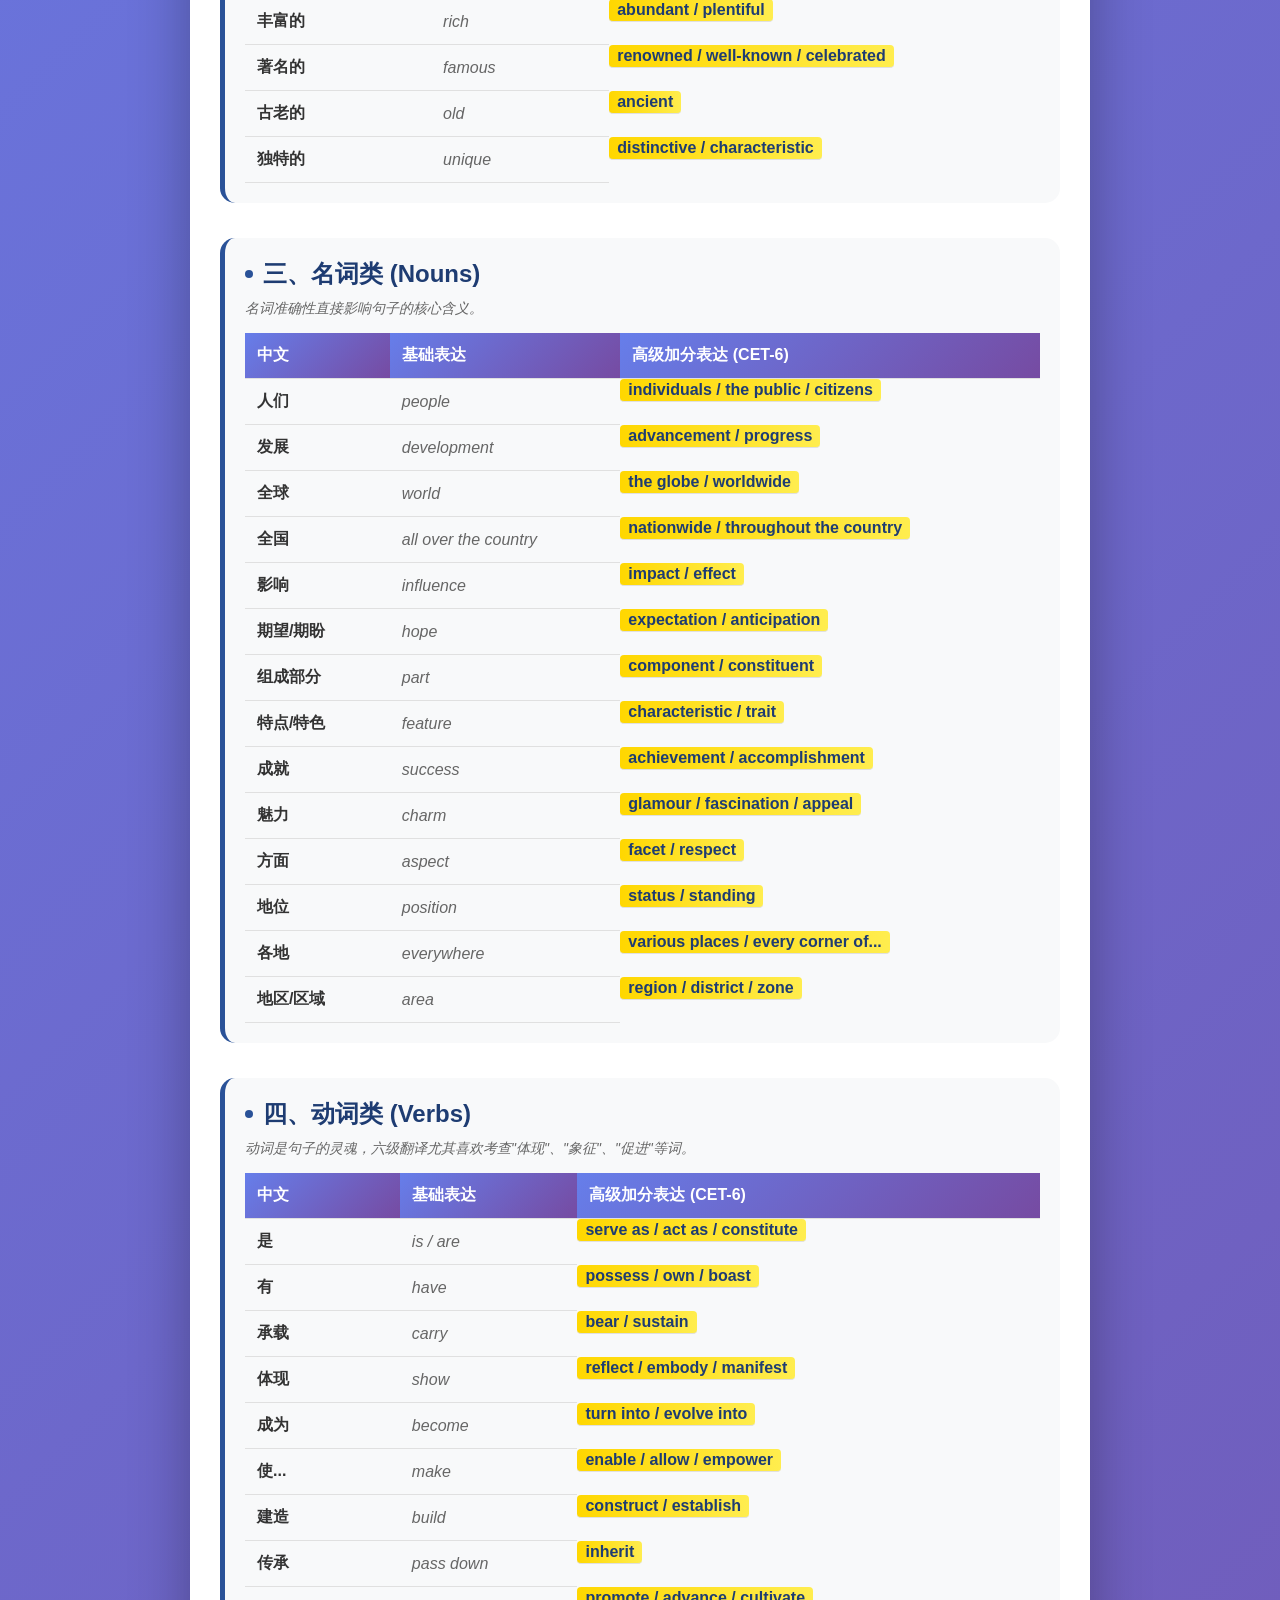
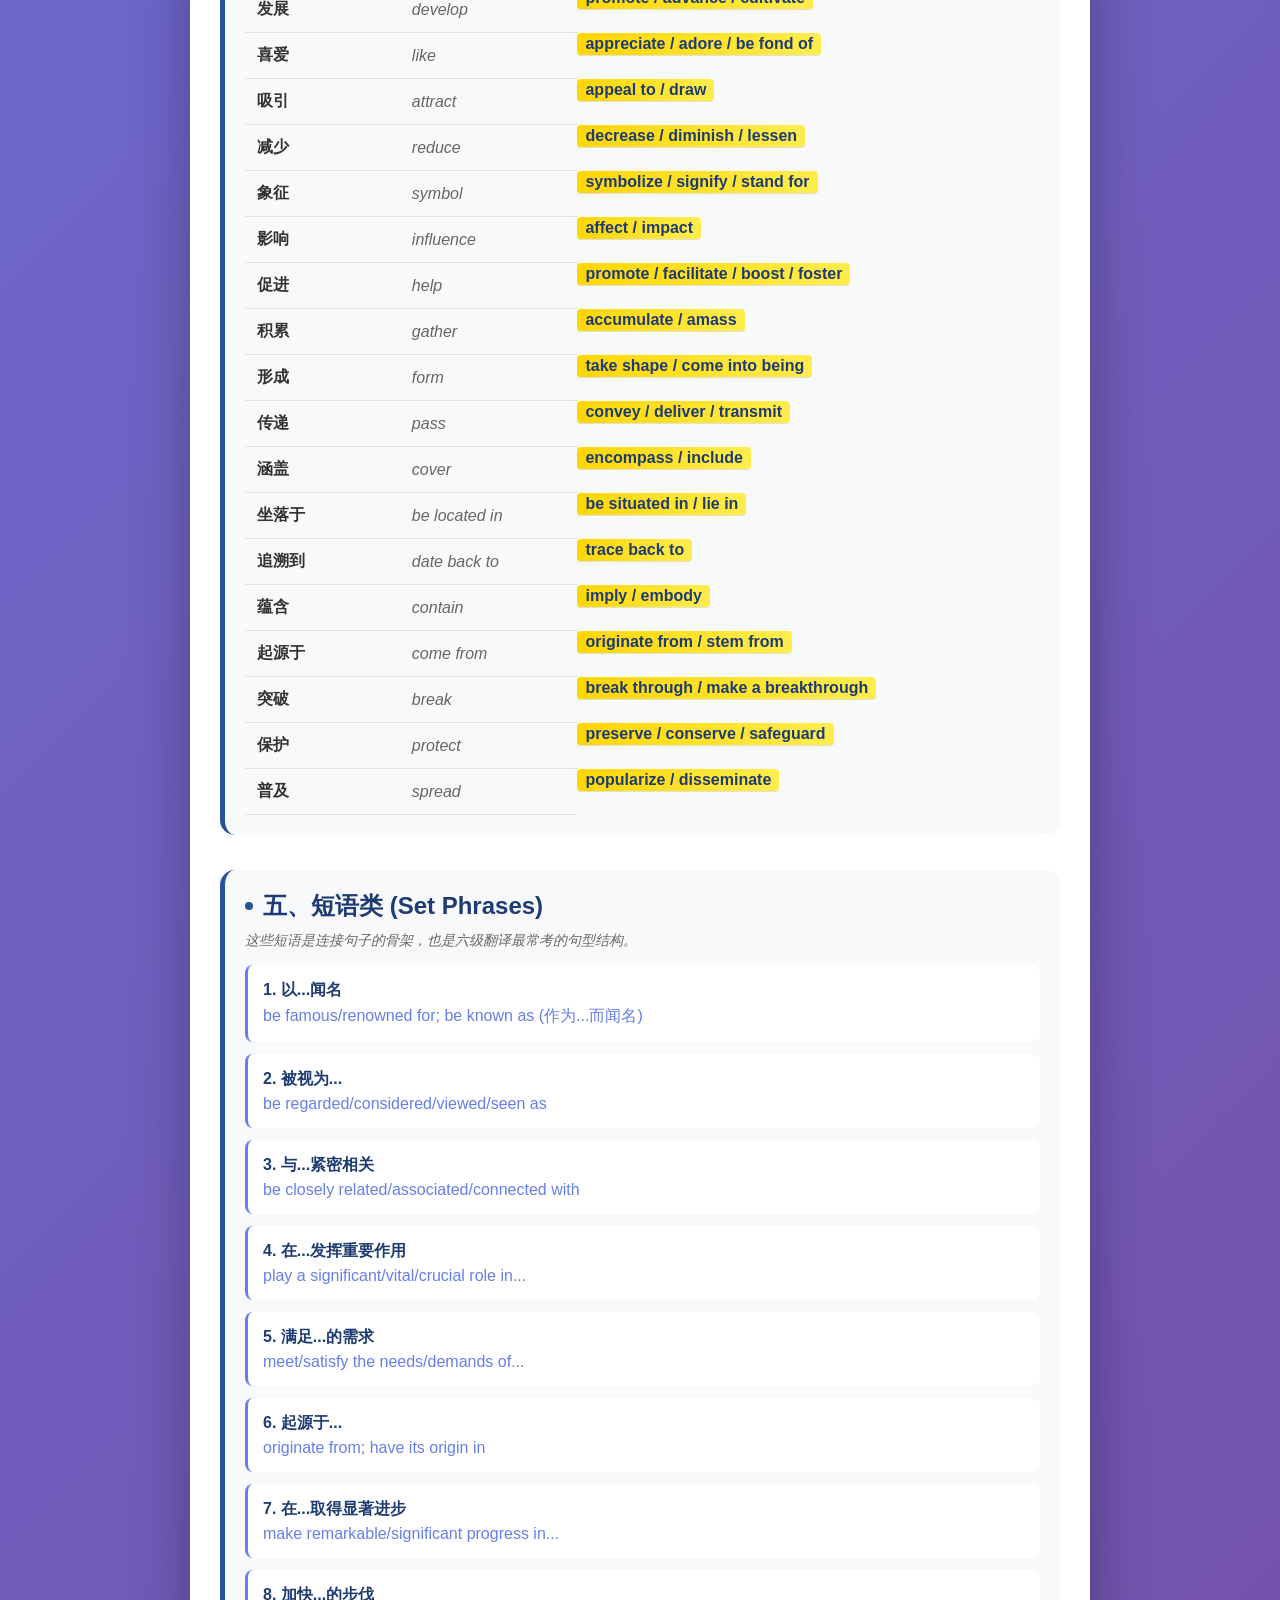
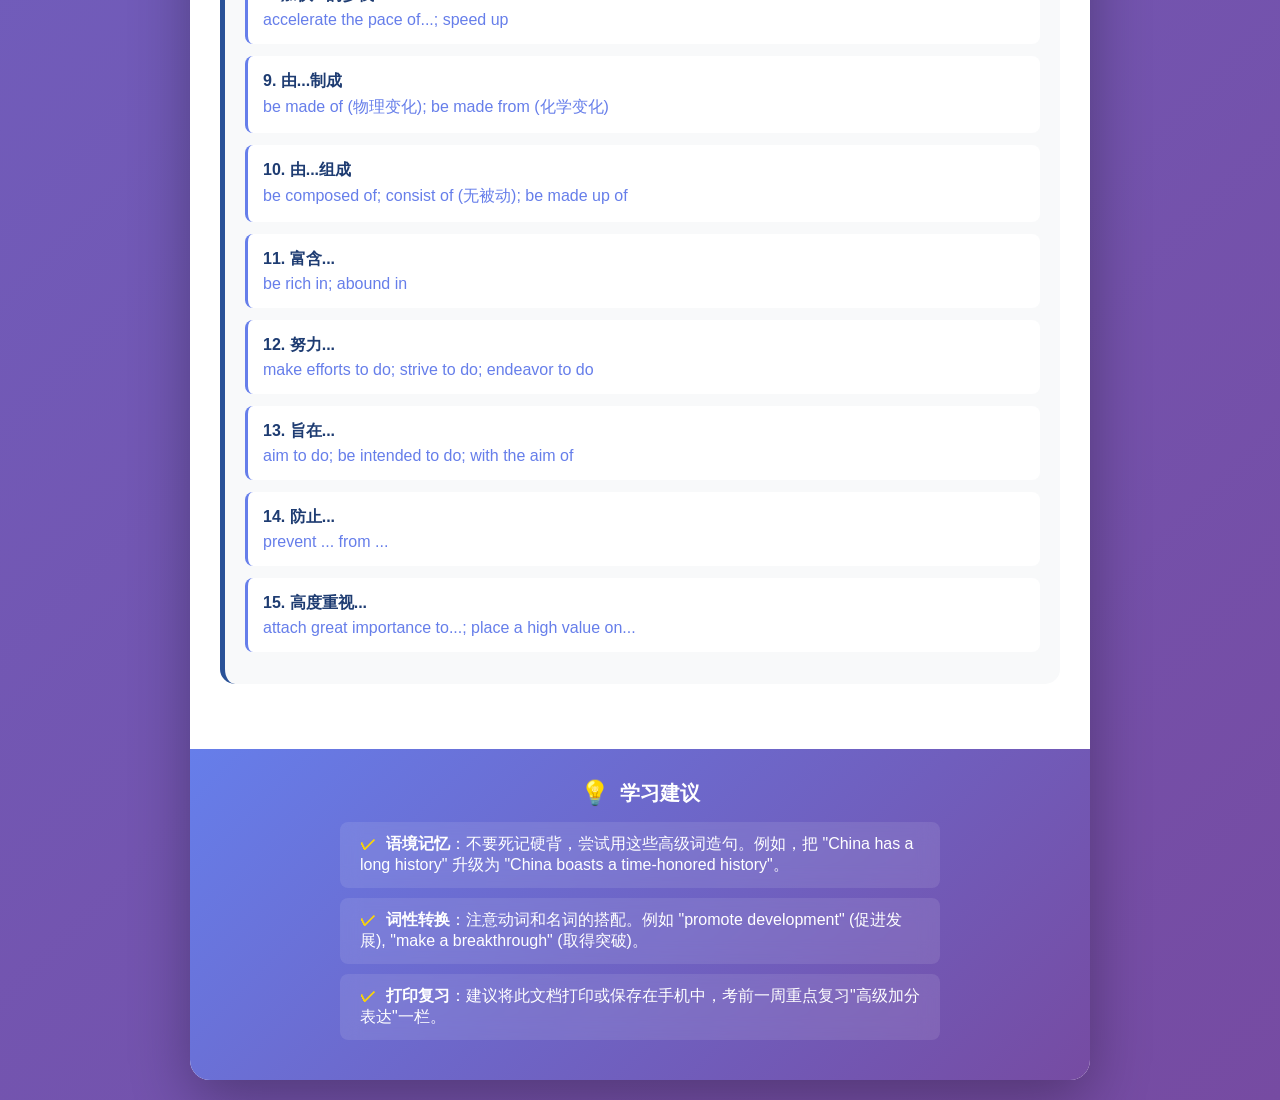
<file: 翻译单词学习.html>
<!DOCTYPE html>
<html lang="zh-CN">
<head>
    <meta charset="UTF-8">
    <meta name="viewport" content="width=device-width, initial-scale=1.0">
    <title>邹老师四六级翻译——翻译必考高分词汇表达总结</title>
    <style>
        * {
            margin: 0;
            padding: 0;
            box-sizing: border-box;
        }

        body {
            font-family: -apple-system, BlinkMacSystemFont, 'Segoe UI', 'PingFang SC', 'Hiragino Sans GB', 'Microsoft YaHei', sans-serif;
            background: linear-gradient(135deg, #667eea 0%, #764ba2 100%);
            min-height: 100vh;
            padding: 20px;
        }

        .poster-container {
            max-width: 900px;
            margin: 0 auto;
            background: white;
            border-radius: 20px;
            box-shadow: 0 20px 60px rgba(0, 0, 0, 0.3);
            overflow: hidden;
            position: relative;
        }

        .header {
            background: linear-gradient(135deg, #1e3c72 0%, #2a5298 100%);
            color: white;
            padding: 40px 30px;
            text-align: center;
            position: relative;
            overflow: hidden;
        }

        .header::before {
            content: '';
            position: absolute;
            top: -50%;
            right: -50%;
            width: 200%;
            height: 200%;
            background: radial-gradient(circle, rgba(255,255,255,0.1) 0%, transparent 70%);
            animation: float 20s infinite linear;
        }

        @keyframes float {
            0% { transform: rotate(0deg); }
            100% { transform: rotate(360deg); }
        }

        .header h1 {
            font-size: 32px;
            font-weight: bold;
            margin-bottom: 15px;
            position: relative;
            z-index: 1;
            text-shadow: 2px 2px 4px rgba(0,0,0,0.2);
        }

        .core-strategy {
            background: rgba(255, 255, 255, 0.2);
            padding: 15px 25px;
            border-radius: 10px;
            display: inline-block;
            margin-top: 10px;
            position: relative;
            z-index: 1;
            backdrop-filter: blur(10px);
        }

        .core-strategy strong {
            color: #ffd700;
            font-weight: bold;
        }

        .content {
            padding: 30px;
        }

        .section {
            margin-bottom: 35px;
            background: #f8f9fa;
            border-radius: 15px;
            padding: 20px;
            border-left: 5px solid #2a5298;
            transition: transform 0.3s ease, box-shadow 0.3s ease;
        }

        .section:hover {
            transform: translateY(-3px);
            box-shadow: 0 10px 30px rgba(42, 82, 152, 0.1);
        }

        .section-title {
            font-size: 24px;
            font-weight: bold;
            color: #1e3c72;
            margin-bottom: 10px;
            display: flex;
            align-items: center;
        }

        .section-title::before {
            content: '';
            width: 8px;
            height: 8px;
            background: #2a5298;
            border-radius: 50%;
            margin-right: 10px;
            animation: pulse 2s infinite;
        }

        @keyframes pulse {
            0%, 100% { transform: scale(1); opacity: 1; }
            50% { transform: scale(1.2); opacity: 0.7; }
        }

        .section-desc {
            color: #666;
            font-size: 14px;
            margin-bottom: 15px;
            font-style: italic;
        }

        table {
            width: 100%;
            border-collapse: collapse;
            margin-top: 10px;
        }

        th, td {
            padding: 12px;
            text-align: left;
            border-bottom: 1px solid #e0e0e0;
        }

        th {
            background: linear-gradient(135deg, #667eea 0%, #764ba2 100%);
            color: white;
            font-weight: 600;
            position: sticky;
            top: 0;
        }

        tr:hover {
            background: #f0f4ff;
            transition: background 0.3s ease;
        }

        .chinese {
            font-weight: 600;
            color: #333;
            min-width: 100px;
        }

        .basic {
            color: #666;
            font-style: italic;
        }

        .advanced {
            color: #1e3c72;
            font-weight: 600;
            background: linear-gradient(90deg, #ffd700, #ffed4e);
            padding: 2px 8px;
            border-radius: 4px;
            display: inline-block;
            animation: shine 3s infinite;
        }

        @keyframes shine {
            0%, 100% { opacity: 1; }
            50% { opacity: 0.8; }
        }

        .phrases-list {
            list-style: none;
            padding: 0;
        }

        .phrases-list li {
            background: white;
            margin-bottom: 12px;
            padding: 15px;
            border-radius: 8px;
            border-left: 3px solid #667eea;
            transition: all 0.3s ease;
        }

        .phrases-list li:hover {
            transform: translateX(5px);
            box-shadow: 0 5px 15px rgba(102, 126, 234, 0.2);
        }

        .phrase-title {
            font-weight: bold;
            color: #1e3c72;
            margin-bottom: 5px;
        }

        .phrase-english {
            color: #667eea;
            font-weight: 500;
        }

        .footer {
            background: linear-gradient(135deg, #667eea 0%, #764ba2 100%);
            color: white;
            padding: 30px;
            text-align: center;
        }

        .tips-title {
            font-size: 20px;
            font-weight: bold;
            margin-bottom: 15px;
            display: flex;
            align-items: center;
            justify-content: center;
        }

        .tips-title::before {
            content: '💡';
            margin-right: 10px;
            font-size: 24px;
        }

        .tips-list {
            list-style: none;
            padding: 0;
            max-width: 600px;
            margin: 0 auto;
        }

        .tips-list li {
            background: rgba(255, 255, 255, 0.1);
            margin-bottom: 10px;
            padding: 12px 20px;
            border-radius: 8px;
            text-align: left;
            backdrop-filter: blur(10px);
            transition: all 0.3s ease;
        }

        .tips-list li:hover {
            background: rgba(255, 255, 255, 0.2);
            transform: scale(1.02);
        }

        .tips-list li::before {
            content: '✓';
            margin-right: 10px;
            color: #ffd700;
            font-weight: bold;
        }

        @media (max-width: 768px) {
            .header h1 {
                font-size: 24px;
            }
            
            .section-title {
                font-size: 20px;
            }
            
            th, td {
                padding: 8px;
                font-size: 14px;
            }
            
            .advanced {
                display: block;
                margin-top: 5px;
            }
        }

        .print-button {
            position: fixed;
            bottom: 30px;
            right: 30px;
            background: linear-gradient(135deg, #667eea 0%, #764ba2 100%);
            color: white;
            border: none;
            padding: 15px 25px;
            border-radius: 50px;
            font-size: 16px;
            cursor: pointer;
            box-shadow: 0 10px 30px rgba(102, 126, 234, 0.3);
            transition: all 0.3s ease;
            z-index: 1000;
        }

        .print-button:hover {
            transform: translateY(-3px);
            box-shadow: 0 15px 40px rgba(102, 126, 234, 0.4);
        }

        @media print {
            body {
                background: white;
                padding: 0;
            }
            
            .poster-container {
                box-shadow: none;
                border-radius: 0;
            }
            
            .print-button {
                display: none;
            }
        }
    </style>
</head>
<body>
    <div class="poster-container">
        <div class="header">
            <h1>邹老师四六级翻译——翻译必考高分词汇表达总结</h1>
            <div class="core-strategy">
                <strong>核心策略</strong>：拒绝平庸词汇（Basic），尽量使用高级词汇（Advanced）以提升译文档次。
            </div>
        </div>

        <div class="content">
            <!-- 数词类 -->
            <div class="section">
                <div class="section-title">一、数词类 (Quantifiers)</div>
                <div class="section-desc">用于描述数量、程度，避免通篇使用 "many" 或 "some"。</div>
                <table>
                    <thead>
                        <tr>
                            <th>中文</th>
                            <th>基础表达</th>
                            <th>高级加分表达 (CET-6)</th>
                        </tr>
                    </thead>
                    <tbody>
                        <tr><td class="chinese">大量的</td><td class="basic">a lot of / many</td><td class="advanced">a vast amount of / a multitude of / numerous / massive</td></tr>
                        <tr><td class="chinese">一些</td><td class="basic">some</td><td class="advanced">several / a couple of</td></tr>
                        <tr><td class="chinese">大多数</td><td class="basic">most</td><td class="advanced">the majority of / a great many</td></tr>
                        <tr><td class="chinese">少部分</td><td class="basic">few / little</td><td class="advanced">a minority of / a handful of</td></tr>
                        <tr><td class="chinese">一系列</td><td class="basic">a series of</td><td class="advanced">a sequence of / an array of</td></tr>
                        <tr><td class="chinese">各种</td><td class="basic">all kinds of</td><td class="advanced">a variety of / diverse / various</td></tr>
                        <tr><td class="chinese">大约</td><td class="basic">about</td><td class="advanced">approximately / roughly</td></tr>
                        <tr><td class="chinese">多/余/超过</td><td class="basic">more than</td><td class="advanced">exceed / over / upwards of</td></tr>
                    </tbody>
                </table>
            </div>

            <!-- 形容词类 -->
            <div class="section">
                <div class="section-title">二、形容词类 (Adjectives)</div>
                <div class="section-desc">形容词决定了句子的文采，是文化类翻译的重点。</div>
                <table>
                    <thead>
                        <tr>
                            <th>中文</th>
                            <th>基础表达</th>
                            <th>高级加分表达 (CET-6)</th>
                        </tr>
                    </thead>
                    <tbody>
                        <tr><td class="chinese">传统的</td><td class="basic">traditional</td><td class="advanced">conventional / classical</td></tr>
                        <tr><td class="chinese">重要的</td><td class="basic">important</td><td class="advanced">significant / crucial / vital / essential</td></tr>
                        <tr><td class="chinese">快速的</td><td class="basic">fast / quick</td><td class="advanced">rapid / swift</td></tr>
                        <tr><td class="chinese">繁荣的</td><td class="basic">rich</td><td class="advanced">prosperous / booming / flourishing</td></tr>
                        <tr><td class="chinese">稳定的</td><td class="basic">stable</td><td class="advanced">steady / consistent</td></tr>
                        <tr><td class="chinese">广泛的</td><td class="basic">wide</td><td class="advanced">extensive / widespread</td></tr>
                        <tr><td class="chinese">精致的</td><td class="basic">fine</td><td class="advanced">exquisite / delicate / sophisticated</td></tr>
                        <tr><td class="chinese">宝贵的</td><td class="basic">valuable</td><td class="advanced">precious / invaluable</td></tr>
                        <tr><td class="chinese">标志/象征性的</td><td class="basic">symbolic</td><td class="advanced">iconic / emblematic</td></tr>
                        <tr><td class="chinese">简洁的</td><td class="basic">simple / short</td><td class="advanced">concise / brief</td></tr>
                        <tr><td class="chinese">巧妙的</td><td class="basic">clever</td><td class="advanced">ingenious</td></tr>
                        <tr><td class="chinese">悠久的</td><td class="basic">long</td><td class="advanced">long-standing / time-honored</td></tr>
                        <tr><td class="chinese">深厚的</td><td class="basic">deep</td><td class="advanced">profound</td></tr>
                        <tr><td class="chinese">现代的</td><td class="basic">modern</td><td class="advanced">contemporary</td></tr>
                        <tr><td class="chinese">丰富的</td><td class="basic">rich</td><td class="advanced">abundant / plentiful</td></tr>
                        <tr><td class="chinese">著名的</td><td class="basic">famous</td><td class="advanced">renowned / well-known / celebrated</td></tr>
                        <tr><td class="chinese">古老的</td><td class="basic">old</td><td class="advanced">ancient</td></tr>
                        <tr><td class="chinese">独特的</td><td class="basic">unique</td><td class="advanced">distinctive / characteristic</td></tr>
                    </tbody>
                </table>
            </div>

            <!-- 名词类 -->
            <div class="section">
                <div class="section-title">三、名词类 (Nouns)</div>
                <div class="section-desc">名词准确性直接影响句子的核心含义。</div>
                <table>
                    <thead>
                        <tr>
                            <th>中文</th>
                            <th>基础表达</th>
                            <th>高级加分表达 (CET-6)</th>
                        </tr>
                    </thead>
                    <tbody>
                        <tr><td class="chinese">人们</td><td class="basic">people</td><td class="advanced">individuals / the public / citizens</td></tr>
                        <tr><td class="chinese">发展</td><td class="basic">development</td><td class="advanced">advancement / progress</td></tr>
                        <tr><td class="chinese">全球</td><td class="basic">world</td><td class="advanced">the globe / worldwide</td></tr>
                        <tr><td class="chinese">全国</td><td class="basic">all over the country</td><td class="advanced">nationwide / throughout the country</td></tr>
                        <tr><td class="chinese">影响</td><td class="basic">influence</td><td class="advanced">impact / effect</td></tr>
                        <tr><td class="chinese">期望/期盼</td><td class="basic">hope</td><td class="advanced">expectation / anticipation</td></tr>
                        <tr><td class="chinese">组成部分</td><td class="basic">part</td><td class="advanced">component / constituent</td></tr>
                        <tr><td class="chinese">特点/特色</td><td class="basic">feature</td><td class="advanced">characteristic / trait</td></tr>
                        <tr><td class="chinese">成就</td><td class="basic">success</td><td class="advanced">achievement / accomplishment</td></tr>
                        <tr><td class="chinese">魅力</td><td class="basic">charm</td><td class="advanced">glamour / fascination / appeal</td></tr>
                        <tr><td class="chinese">方面</td><td class="basic">aspect</td><td class="advanced">facet / respect</td></tr>
                        <tr><td class="chinese">地位</td><td class="basic">position</td><td class="advanced">status / standing</td></tr>
                        <tr><td class="chinese">各地</td><td class="basic">everywhere</td><td class="advanced">various places / every corner of...</td></tr>
                        <tr><td class="chinese">地区/区域</td><td class="basic">area</td><td class="advanced">region / district / zone</td></tr>
                    </tbody>
                </table>
            </div>

            <!-- 动词类 -->
            <div class="section">
                <div class="section-title">四、动词类 (Verbs)</div>
                <div class="section-desc">动词是句子的灵魂，六级翻译尤其喜欢考查"体现"、"象征"、"促进"等词。</div>
                <table>
                    <thead>
                        <tr>
                            <th>中文</th>
                            <th>基础表达</th>
                            <th>高级加分表达 (CET-6)</th>
                        </tr>
                    </thead>
                    <tbody>
                        <tr><td class="chinese">是</td><td class="basic">is / are</td><td class="advanced">serve as / act as / constitute</td></tr>
                        <tr><td class="chinese">有</td><td class="basic">have</td><td class="advanced">possess / own / boast</td></tr>
                        <tr><td class="chinese">承载</td><td class="basic">carry</td><td class="advanced">bear / sustain</td></tr>
                        <tr><td class="chinese">体现</td><td class="basic">show</td><td class="advanced">reflect / embody / manifest</td></tr>
                        <tr><td class="chinese">成为</td><td class="basic">become</td><td class="advanced">turn into / evolve into</td></tr>
                        <tr><td class="chinese">使...</td><td class="basic">make</td><td class="advanced">enable / allow / empower</td></tr>
                        <tr><td class="chinese">建造</td><td class="basic">build</td><td class="advanced">construct / establish</td></tr>
                        <tr><td class="chinese">传承</td><td class="basic">pass down</td><td class="advanced">inherit</td></tr>
                        <tr><td class="chinese">发展</td><td class="basic">develop</td><td class="advanced">promote / advance / cultivate</td></tr>
                        <tr><td class="chinese">喜爱</td><td class="basic">like</td><td class="advanced">appreciate / adore / be fond of</td></tr>
                        <tr><td class="chinese">吸引</td><td class="basic">attract</td><td class="advanced">appeal to / draw</td></tr>
                        <tr><td class="chinese">减少</td><td class="basic">reduce</td><td class="advanced">decrease / diminish / lessen</td></tr>
                        <tr><td class="chinese">象征</td><td class="basic">symbol</td><td class="advanced">symbolize / signify / stand for</td></tr>
                        <tr><td class="chinese">影响</td><td class="basic">influence</td><td class="advanced">affect / impact</td></tr>
                        <tr><td class="chinese">促进</td><td class="basic">help</td><td class="advanced">promote / facilitate / boost / foster</td></tr>
                        <tr><td class="chinese">积累</td><td class="basic">gather</td><td class="advanced">accumulate / amass</td></tr>
                        <tr><td class="chinese">形成</td><td class="basic">form</td><td class="advanced">take shape / come into being</td></tr>
                        <tr><td class="chinese">传递</td><td class="basic">pass</td><td class="advanced">convey / deliver / transmit</td></tr>
                        <tr><td class="chinese">涵盖</td><td class="basic">cover</td><td class="advanced">encompass / include</td></tr>
                        <tr><td class="chinese">坐落于</td><td class="basic">be located in</td><td class="advanced">be situated in / lie in</td></tr>
                        <tr><td class="chinese">追溯到</td><td class="basic">date back to</td><td class="advanced">trace back to</td></tr>
                        <tr><td class="chinese">蕴含</td><td class="basic">contain</td><td class="advanced">imply / embody</td></tr>
                        <tr><td class="chinese">起源于</td><td class="basic">come from</td><td class="advanced">originate from / stem from</td></tr>
                        <tr><td class="chinese">突破</td><td class="basic">break</td><td class="advanced">break through / make a breakthrough</td></tr>
                        <tr><td class="chinese">保护</td><td class="basic">protect</td><td class="advanced">preserve / conserve / safeguard</td></tr>
                        <tr><td class="chinese">普及</td><td class="basic">spread</td><td class="advanced">popularize / disseminate</td></tr>
                    </tbody>
                </table>
            </div>

            <!-- 短语类 -->
            <div class="section">
                <div class="section-title">五、短语类 (Set Phrases)</div>
                <div class="section-desc">这些短语是连接句子的骨架，也是六级翻译最常考的句型结构。</div>
                <ul class="phrases-list">
                    <li>
                        <div class="phrase-title">1. 以...闻名</div>
                        <div class="phrase-english">be famous/renowned for; be known as (作为...而闻名)</div>
                    </li>
                    <li>
                        <div class="phrase-title">2. 被视为...</div>
                        <div class="phrase-english">be regarded/considered/viewed/seen as</div>
                    </li>
                    <li>
                        <div class="phrase-title">3. 与...紧密相关</div>
                        <div class="phrase-english">be closely related/associated/connected with</div>
                    </li>
                    <li>
                        <div class="phrase-title">4. 在...发挥重要作用</div>
                        <div class="phrase-english">play a significant/vital/crucial role in...</div>
                    </li>
                    <li>
                        <div class="phrase-title">5. 满足...的需求</div>
                        <div class="phrase-english">meet/satisfy the needs/demands of...</div>
                    </li>
                    <li>
                        <div class="phrase-title">6. 起源于...</div>
                        <div class="phrase-english">originate from; have its origin in</div>
                    </li>
                    <li>
                        <div class="phrase-title">7. 在...取得显著进步</div>
                        <div class="phrase-english">make remarkable/significant progress in...</div>
                    </li>
                    <li>
                        <div class="phrase-title">8. 加快...的步伐</div>
                        <div class="phrase-english">accelerate the pace of...; speed up</div>
                    </li>
                    <li>
                        <div class="phrase-title">9. 由...制成</div>
                        <div class="phrase-english">be made of (物理变化); be made from (化学变化)</div>
                    </li>
                    <li>
                        <div class="phrase-title">10. 由...组成</div>
                        <div class="phrase-english">be composed of; consist of (无被动); be made up of</div>
                    </li>
                    <li>
                        <div class="phrase-title">11. 富含...</div>
                        <div class="phrase-english">be rich in; abound in</div>
                    </li>
                    <li>
                        <div class="phrase-title">12. 努力...</div>
                        <div class="phrase-english">make efforts to do; strive to do; endeavor to do</div>
                    </li>
                    <li>
                        <div class="phrase-title">13. 旨在...</div>
                        <div class="phrase-english">aim to do; be intended to do; with the aim of</div>
                    </li>
                    <li>
                        <div class="phrase-title">14. 防止...</div>
                        <div class="phrase-english">prevent ... from ...</div>
                    </li>
                    <li>
                        <div class="phrase-title">15. 高度重视...</div>
                        <div class="phrase-english">attach great importance to...; place a high value on...</div>
                    </li>
                </ul>
            </div>
        </div>

        <div class="footer">
            <div class="tips-title">学习建议</div>
            <ul class="tips-list">
                <li><strong>语境记忆</strong>：不要死记硬背，尝试用这些高级词造句。例如，把 "China has a long history" 升级为 "China boasts a time-honored history"。</li>
                <li><strong>词性转换</strong>：注意动词和名词的搭配。例如 "promote development" (促进发展), "make a breakthrough" (取得突破)。</li>
                <li><strong>打印复习</strong>：建议将此文档打印或保存在手机中，考前一周重点复习"高级加分表达"一栏。</li>
            </ul>
        </div>
    </div>

    <button class="print-button" onclick="window.print()">🖨️ 打印海报</button>

    <script>
        // 添加一些交互效果
        document.addEventListener('DOMContentLoaded', function() {
            // 为表格行添加点击复制功能
            const tableRows = document.querySelectorAll('tbody tr');
            tableRows.forEach(row => {
                row.style.cursor = 'pointer';
                row.title = '点击复制高级表达';
                row.addEventListener('click', function() {
                    const advancedText = this.querySelector('.advanced').textContent;
                    navigator.clipboard.writeText(advancedText).then(() => {
                        // 创建临时提示
                        const toast = document.createElement('div');
                        toast.textContent = '已复制: ' + advancedText;
                        toast.style.cssText = `
                            position: fixed;
                            top: 50%;
                            left: 50%;
                            transform: translate(-50%, -50%);
                            background: #4CAF50;
                            color: white;
                            padding: 15px 30px;
                            border-radius: 8px;
                            z-index: 10000;
                            animation: fadeInOut 2s ease;
                        `;
                        document.body.appendChild(toast);
                        setTimeout(() => toast.remove(), 2000);
                    });
                });
            });

            // 添加淡入淡出动画
            const style = document.createElement('style');
            style.textContent = `
                @keyframes fadeInOut {
                    0% { opacity: 0; transform: translate(-50%, -50%) scale(0.8); }
                    20% { opacity: 1; transform: translate(-50%, -50%) scale(1); }
                    80% { opacity: 1; transform: translate(-50%, -50%) scale(1); }
                    100% { opacity: 0; transform: translate(-50%, -50%) scale(0.8); }
                }
            `;
            document.head.appendChild(style);
        });
    </script>
</body>
</html>
</file>
